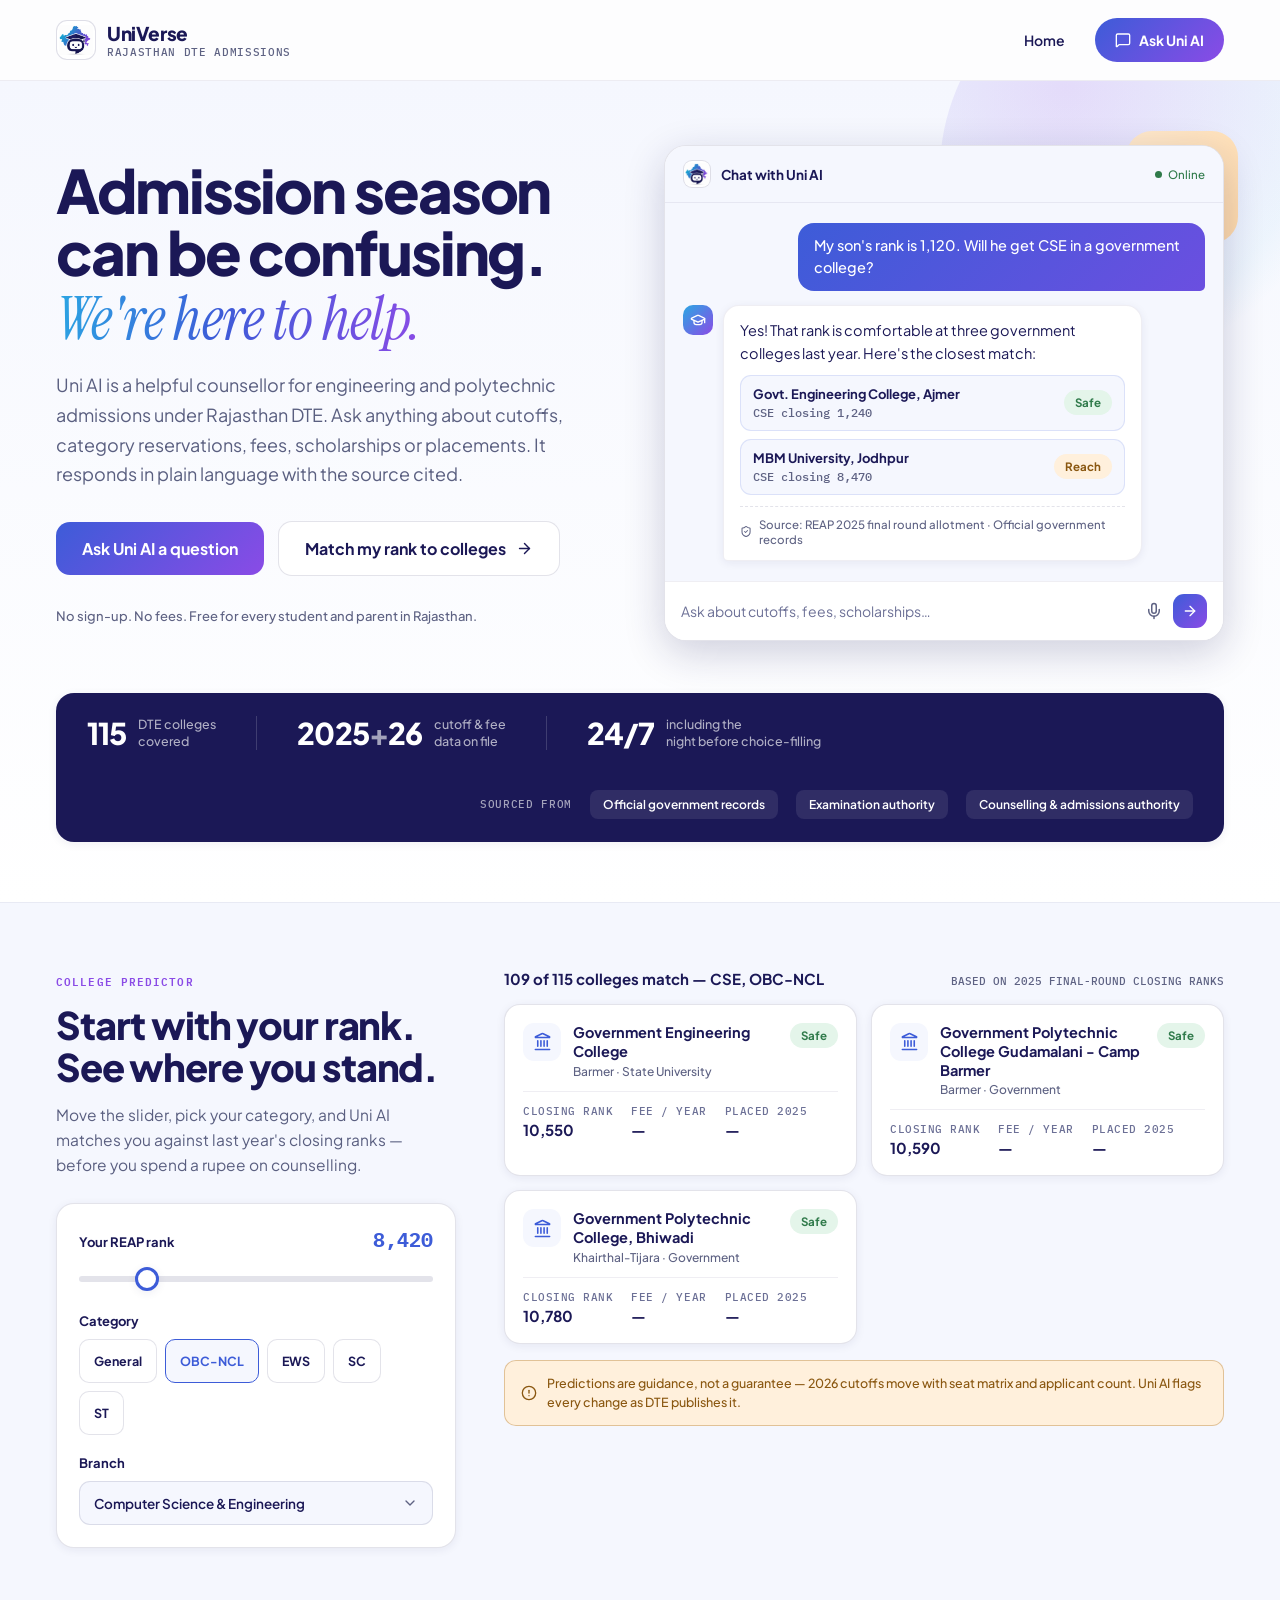
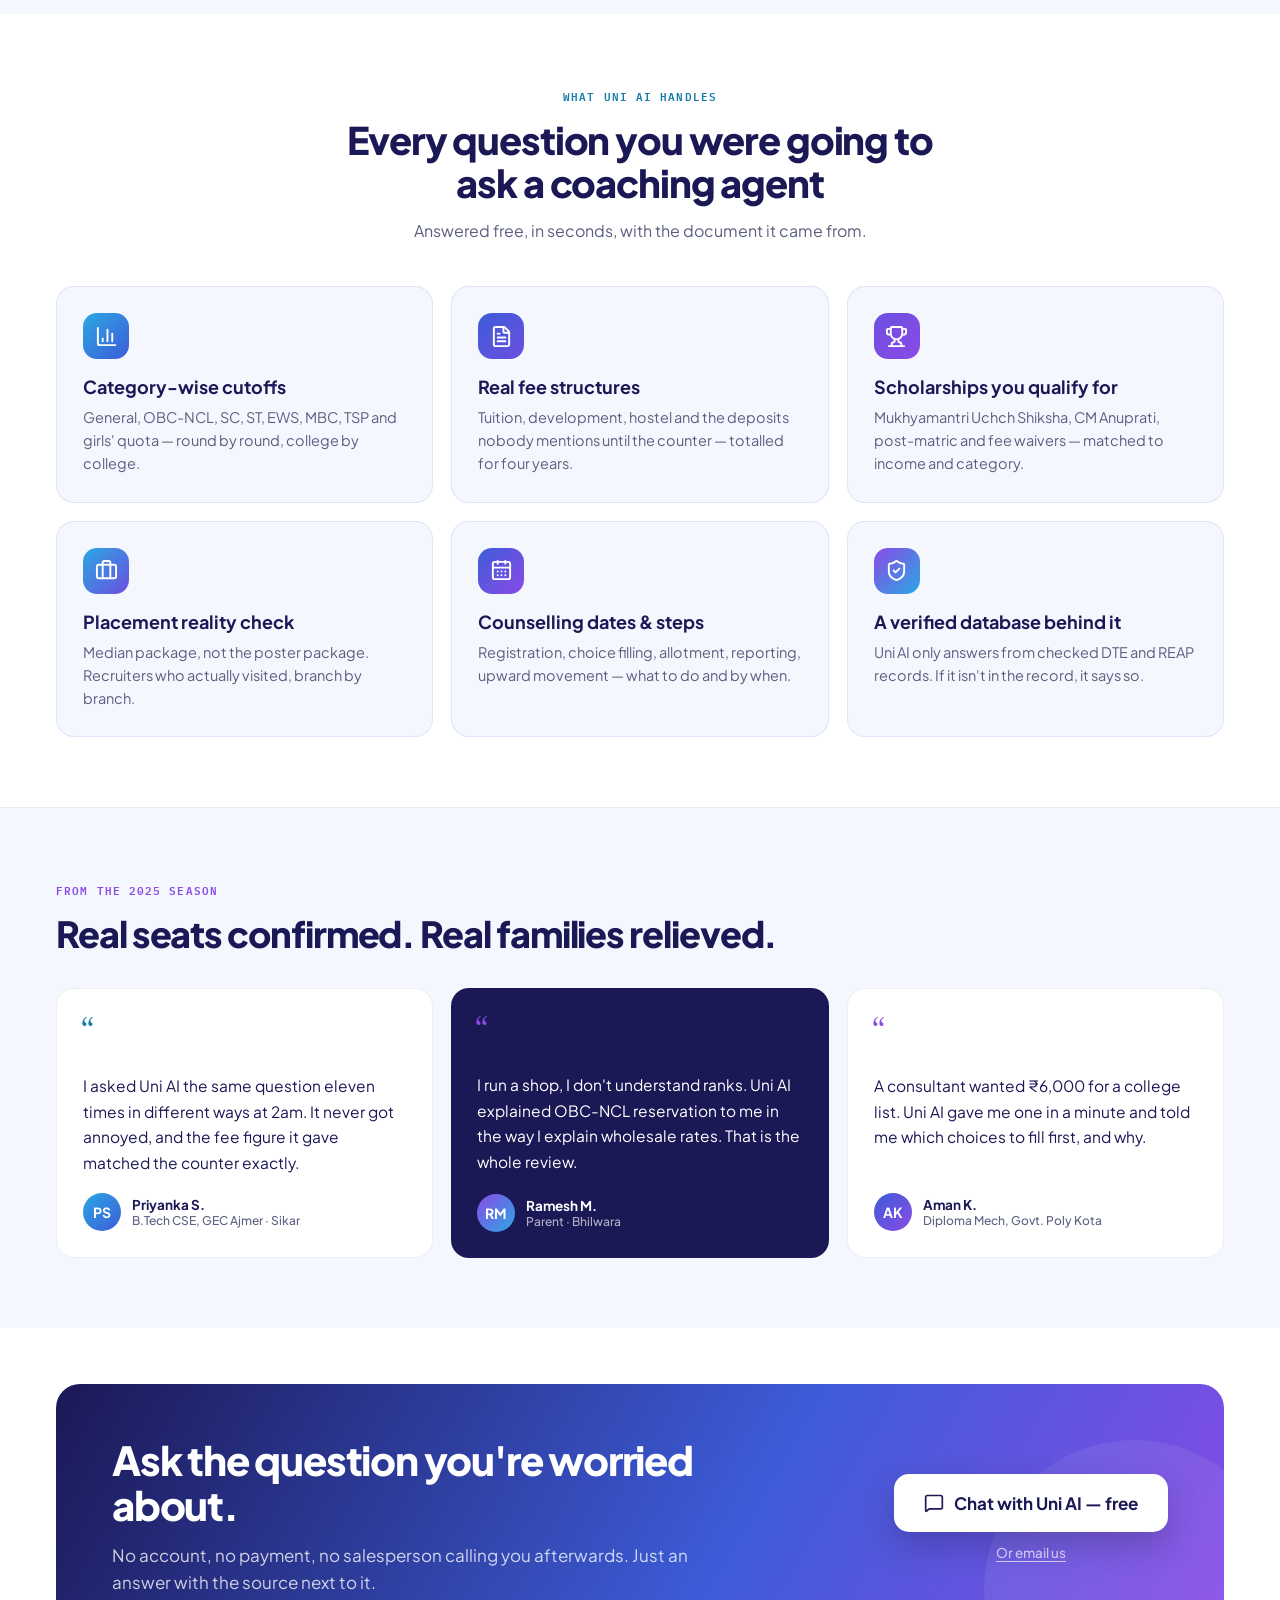
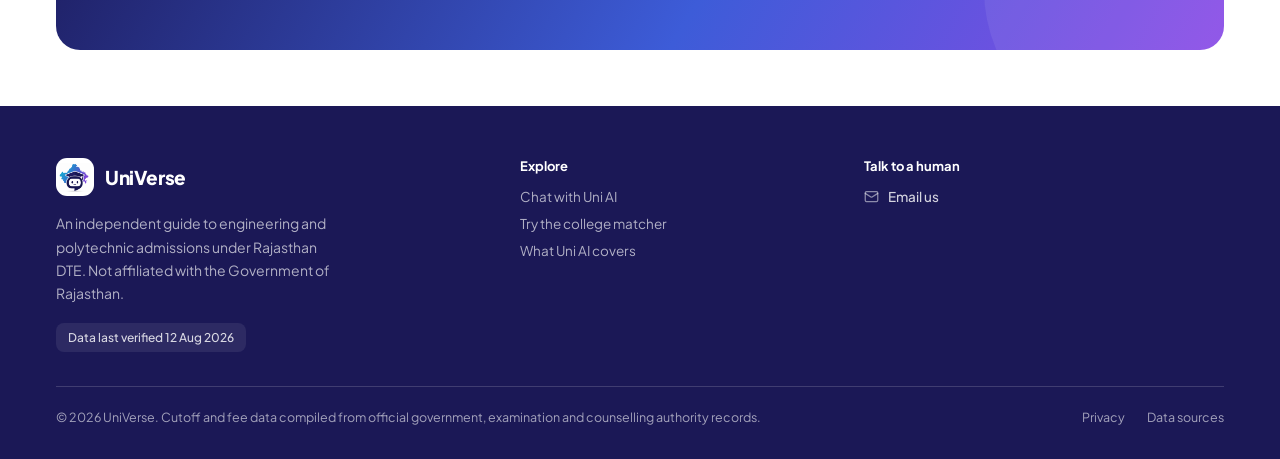
<file: index.html>
<!DOCTYPE html>
<html lang="en">

<head>
  <meta charset="utf-8">
  <meta name="viewport" content="width=device-width, initial-scale=1">
  <title>UniVerse — Rajasthan DTE Admissions, Answered</title>
  <meta name="description" content="Uni AI is a calm, always-awake counsellor for engineering and polytechnic admissions under Rajasthan DTE. Ask about cutoffs, fees, scholarships and placements — in plain language, with the source attached.">
  <link rel="icon" type="image/png" href="assets/img/uni-logo.png">
  <link rel="apple-touch-icon" href="assets/img/uni-logo.png">
  <link rel="preconnect" href="https://fonts.googleapis.com">
  <link rel="preconnect" href="https://fonts.gstatic.com" crossorigin>
  <link href="https://fonts.googleapis.com/css2?family=Plus+Jakarta+Sans:ital,wght@0,400;0,500;0,600;0,700;0,800;1,400&family=Instrument+Serif:ital@0;1&family=IBM+Plex+Mono:wght@400;500&display=swap" rel="stylesheet">
  <link rel="stylesheet" href="assets/css/tokens.css">
  <link rel="stylesheet" href="assets/css/universe.css">
  <link rel="stylesheet" href="assets/css/sources-modal.css">
</head>

<body>

  <header class="site-header">
    <div class="site-header-inner">
      <a href="#top" class="brand">
        <span class="brand-mark"><img src="assets/img/uni-logo.png" alt="UniVerse logo" class="brand-logo"></span>
        <span class="brand-text">
          <span class="brand-name">UniVerse</span>
          <span class="brand-eyebrow">RAJASTHAN DTE ADMISSIONS</span>
        </span>
      </a>
      <nav class="site-nav" aria-label="Primary">
        <a href="#top" class="nav-link nav-link-current">Home</a>
        <a href="chat.html" class="nav-cta">
          <svg width="16" height="16" viewBox="0 0 24 24" fill="none" stroke="currentColor" stroke-width="2" stroke-linecap="round" stroke-linejoin="round" aria-hidden="true" focusable="false"><path d="M22 17a2 2 0 0 1-2 2H6.828a2 2 0 0 0-1.414.586l-2.202 2.202A.71.71 0 0 1 2 21.286V5a2 2 0 0 1 2-2h16a2 2 0 0 1 2 2z"></path></svg>
          Ask Uni AI
        </a>
      </nav>
    </div>
  </header>

  <main id="top">

    <section class="hero">
      <div class="hero-glow" aria-hidden="true"></div>
      <div class="hero-inner">
        <div class="hero-copy">
          <!-- <div class="badge">
            <span class="badge-icon"><svg width="12" height="12" viewBox="0 0 24 24" fill="none" stroke="#fff" stroke-width="2" stroke-linecap="round" stroke-linejoin="round" aria-hidden="true" focusable="false"><path d="M20 6 9 17l-5-5"></path></svg></span>
            <span class="badge-text badge-text-desktop">Answers checked against the official DTE &amp; REAP record</span>
            <span class="badge-text badge-text-mobile">Verified DTE &amp; REAP data</span>
          </div> -->
          <h1 class="hero-h1">Admission season can be confusing.<br><span class="hero-h1-accent">We're here to help.</span></h1>
          <p class="hero-sub hero-sub-desktop">Uni AI is a helpful counsellor for engineering and polytechnic admissions under Rajasthan DTE. Ask anything about cutoffs, category reservations, fees, scholarships or placements. It responds in plain language with the source cited.</p>
          <p class="hero-sub hero-sub-mobile">Cutoffs, fees, scholarships and placements for Rajasthan DTE colleges — answered in plain language, with the source attached.</p>
          <div class="hero-ctas">
            <a href="chat.html" class="btn btn-primary">
              <!-- <svg width="19" height="19" viewBox="0 0 24 24" fill="none" stroke="currentColor" stroke-width="2" stroke-linecap="round" stroke-linejoin="round" aria-hidden="true" focusable="false"><path d="M22 17a2 2 0 0 1-2 2H6.828a2 2 0 0 0-1.414.586l-2.202 2.202A.71.71 0 0 1 2 21.286V5a2 2 0 0 1 2-2h16a2 2 0 0 1 2 2z"></path></svg> -->
              Ask Uni AI a question
            </a>
            <a href="#predictor" class="btn btn-secondary">
              Match my rank to colleges
              <svg width="17" height="17" viewBox="0 0 24 24" fill="none" stroke="currentColor" stroke-width="2" stroke-linecap="round" stroke-linejoin="round" aria-hidden="true" focusable="false"><path d="M5 12h14"></path><path d="m12 5 7 7-7 7"></path></svg>
            </a>
          </div>
          <p class="hero-note">No sign-up. No fees. Free for every student and parent in Rajasthan.</p>

          <div class="hero-mobile-stats">
            <div class="hero-mobile-stat"><span class="hero-mobile-stat-num" id="statCollegeCountMobile">115</span><span class="hero-mobile-stat-label">colleges</span></div>
            <div class="hero-mobile-stat"><span class="hero-mobile-stat-num">2026</span><span class="hero-mobile-stat-label">data on file</span></div>
            <div class="hero-mobile-stat"><span class="hero-mobile-stat-num">24/7</span><span class="hero-mobile-stat-label">free to ask</span></div>
          </div>
        </div>

        <div class="chat-preview">
          <div class="chat-preview-blob" aria-hidden="true"></div>
          <div class="chat-preview-card">
            <div class="chat-preview-head">
              <span class="chat-preview-logo"><img src="assets/img/uni-logo.png" alt=""></span>
              <span class="chat-preview-title">Chat with Uni AI</span>
              <span class="chat-preview-online"><span class="chat-preview-dot"></span>Online</span>
            </div>
            <div class="chat-preview-body">
              <div class="chat-bubble chat-bubble-user">My son's rank is 1,120. Will he get CSE in a government college?</div>
              <div class="chat-bubble-reply-row">
                <span class="chat-bubble-avatar">
                  <svg width="16" height="16" viewBox="0 0 24 24" fill="none" stroke="#fff" stroke-width="2" stroke-linecap="round" stroke-linejoin="round" aria-hidden="true" focusable="false"><path d="M21.42 10.922a1 1 0 0 0-.019-1.838L12.83 5.18a2 2 0 0 0-1.66 0L2.6 9.08a1 1 0 0 0 0 1.832l8.57 3.908a2 2 0 0 0 1.66 0z"></path><path d="M22 10v6"></path><path d="M6 12.5V16a6 3 0 0 0 12 0v-3.5"></path></svg>
                </span>
                <div class="chat-bubble chat-bubble-uni">
                  <p class="chat-bubble-text">Yes! That rank is comfortable at three government colleges last year. Here's the closest match:</p>
                  <div class="chat-result-list">
                    <div class="chat-result-row">
                      <div class="chat-result-info">
                        <div class="chat-result-name">Govt. Engineering College, Ajmer</div>
                        <div class="chat-result-meta">CSE closing 1,240</div>
                      </div>
                      <span class="chip chip-safe">Safe</span>
                    </div>
                    <div class="chat-result-row">
                      <div class="chat-result-info">
                        <div class="chat-result-name">MBM University, Jodhpur</div>
                        <div class="chat-result-meta">CSE closing 8,470</div>
                      </div>
                      <span class="chip chip-reach">Reach</span>
                    </div>
                  </div>
                  <div class="chat-source-line">
                    <svg width="13" height="13" viewBox="0 0 24 24" fill="none" stroke="currentColor" stroke-width="2" stroke-linecap="round" stroke-linejoin="round" aria-hidden="true" focusable="false"><path d="M20 13c0 5-3.5 7.5-7.66 8.95a1 1 0 0 1-.67-.01C7.5 20.5 4 18 4 13V6a1 1 0 0 1 1-1c2 0 4.5-1.2 6.24-2.72a1.17 1.17 0 0 1 1.52 0C14.51 3.81 17 5 19 5a1 1 0 0 1 1 1z"></path><path d="m9 12 2 2 4-4"></path></svg>
                    <span>Source: REAP 2025 final round allotment · Official government records</span>
                  </div>
                </div>
              </div>
            </div>
            <div class="chat-preview-composer">
              <span class="chat-preview-placeholder">Ask about cutoffs, fees, scholarships…</span>
              <svg width="18" height="18" viewBox="0 0 24 24" fill="none" stroke="currentColor" stroke-width="2" stroke-linecap="round" stroke-linejoin="round" aria-hidden="true" focusable="false"><path d="M12 19v3"></path><path d="M19 10v2a7 7 0 0 1-14 0v-2"></path><rect x="9" y="2" width="6" height="13" rx="3"></rect></svg>
              <span class="chat-preview-send"><svg width="16" height="16" viewBox="0 0 24 24" fill="none" stroke="#fff" stroke-width="2" stroke-linecap="round" stroke-linejoin="round" aria-hidden="true" focusable="false"><path d="M5 12h14"></path><path d="m12 5 7 7-7 7"></path></svg></span>
            </div>
          </div>
        </div>
      </div>

      <div class="stats-strip" id="sourced-from">
        <div class="stat"><span class="stat-num" id="statCollegeCount">115</span><span class="stat-label">DTE colleges<br>covered</span></div>
        <div class="stat-divider" aria-hidden="true"></div>
        <div class="stat"><span class="stat-num">2025<span class="stat-plus">+</span>26</span><span class="stat-label">cutoff &amp; fee<br>data on file</span></div>
        <div class="stat-divider" aria-hidden="true"></div>
        <div class="stat"><span class="stat-num">24/7</span><span class="stat-label">including the<br>night before choice-filling</span></div>
        <div class="stat-sources">
          <span class="stat-sources-label">SOURCED FROM</span>
          <a href="#" class="stat-source-chip" data-sources-modal>Official government records</a>
          <a href="#" class="stat-source-chip" data-sources-modal>Examination authority</a>
          <a href="#" class="stat-source-chip" data-sources-modal>Counselling &amp; admissions authority</a>
        </div>
      </div>
    </section>

    <section class="predictor" id="predictor">
      <div class="predictor-inner">
        <div class="predictor-intro">
          <span class="eyebrow eyebrow-purple">COLLEGE PREDICTOR</span>
          <h2 class="h2 predictor-h2-desktop">Start with your rank.<br>See where you stand.</h2>
          <h2 class="h2 predictor-h2-mobile">Start with your rank.</h2>
          <p class="section-sub predictor-sub-desktop">Move the slider, pick your category, and Uni AI matches you against last year's closing ranks — before you spend a rupee on counselling.</p>

          <div class="predictor-card">
            <label class="predictor-rank-label" for="rankSlider">
              <span>Your REAP rank</span>
              <span class="predictor-rank-value" id="rankValue">8,420</span>
            </label>
            <input type="range" id="rankSlider" class="predictor-slider" min="1" max="50000" step="10" value="8420" aria-label="Your REAP rank" aria-valuemin="1" aria-valuemax="50000" aria-valuenow="8420" aria-valuetext="8,420">

            <div class="predictor-field-label">Category</div>
            <div class="chip-group" id="categoryChips" role="group" aria-label="Category"></div>

            <div class="predictor-field-label">Branch</div>
            <select id="branchSelect" class="predictor-select" aria-label="Branch"></select>
          </div>
        </div>

        <div class="predictor-results">
          <div class="predictor-results-head">
            <span class="predictor-headline" id="resultHeadline">Move the slider to see your matches</span>
            <span class="meta predictor-results-tag">BASED ON 2025 FINAL-ROUND CLOSING RANKS</span>
          </div>

          <div class="predictor-cards" id="predictorCardsDesktop"></div>
          <div class="predictor-rows" id="predictorRowsMobile"></div>

          <div class="predictor-disclaimer">
            <svg width="16" height="16" viewBox="0 0 24 24" fill="none" stroke="currentColor" stroke-width="2" stroke-linecap="round" stroke-linejoin="round" aria-hidden="true" focusable="false"><circle cx="12" cy="12" r="10"></circle><line x1="12" x2="12" y1="8" y2="12"></line><line x1="12" x2="12.01" y1="16" y2="16"></line></svg>
            <span>Predictions are guidance, not a guarantee — 2026 cutoffs move with seat matrix and applicant count. Uni AI flags every change as DTE publishes it.</span>
          </div>
        </div>
      </div>
    </section>

    <section class="features" id="features">
      <div class="features-intro">
        <span class="eyebrow eyebrow-blue">WHAT UNI AI HANDLES</span>
        <h2 class="h2 features-h2-desktop">Every question you were going to ask a coaching agent</h2>
        <h2 class="h2 features-h2-mobile">What Uni AI handles</h2>
        <p class="section-sub features-sub">Answered free, in seconds, with the document it came from.</p>
      </div>
      <div class="features-grid">
        <div class="feature-card">
          <div class="feature-icon feature-icon-1"><svg width="23" height="23" viewBox="0 0 24 24" fill="none" stroke="#fff" stroke-width="2" stroke-linecap="round" stroke-linejoin="round" aria-hidden="true" focusable="false"><path d="M3 3v16a2 2 0 0 0 2 2h16"></path><path d="M18 17V9"></path><path d="M13 17V5"></path><path d="M8 17v-3"></path></svg></div>
          <h3 class="feature-title">Category-wise cutoffs</h3>
          <p class="feature-text">General, OBC-NCL, SC, ST, EWS, MBC, TSP and girls' quota — round by round, college by college.</p>
        </div>
        <div class="feature-card">
          <div class="feature-icon feature-icon-2"><svg width="23" height="23" viewBox="0 0 24 24" fill="none" stroke="#fff" stroke-width="2" stroke-linecap="round" stroke-linejoin="round" aria-hidden="true" focusable="false"><path d="M6 22a2 2 0 0 1-2-2V4a2 2 0 0 1 2-2h8a2.4 2.4 0 0 1 1.704.706l3.588 3.588A2.4 2.4 0 0 1 20 8v12a2 2 0 0 1-2 2z"></path><path d="M14 2v5a1 1 0 0 0 1 1h5"></path><path d="M10 9H8"></path><path d="M16 13H8"></path><path d="M16 17H8"></path></svg></div>
          <h3 class="feature-title">Real fee structures</h3>
          <p class="feature-text">Tuition, development, hostel and the deposits nobody mentions until the counter — totalled for four years.</p>
        </div>
        <div class="feature-card">
          <div class="feature-icon feature-icon-3"><svg width="23" height="23" viewBox="0 0 24 24" fill="none" stroke="#fff" stroke-width="2" stroke-linecap="round" stroke-linejoin="round" aria-hidden="true" focusable="false"><path d="M10 14.66V17a1 1 0 0 1-1 1 2 2 0 0 0-2 2v2"></path><path d="M14 14.66V17a1 1 0 0 0 1 1 2 2 0 0 1 2 2v2"></path><path d="M17.916 10H19.5A2.5 2.5 0 0 0 22 7.5V5a1 1 0 0 0-1-1h-3"></path><path d="M4 22h16"></path><path d="M6 9a6 6 0 0 0 12 0V3a1 1 0 0 0-1-1H7a1 1 0 0 0-1 1z"></path><path d="M6.084 10H4.5A2.5 2.5 0 0 1 2 7.5V5a1 1 0 0 1 1-1h3"></path></svg></div>
          <h3 class="feature-title">Scholarships you qualify for</h3>
          <p class="feature-text">Mukhyamantri Uchch Shiksha, CM Anuprati, post-matric and fee waivers — matched to income and category.</p>
        </div>
        <div class="feature-card">
          <div class="feature-icon feature-icon-4"><svg width="23" height="23" viewBox="0 0 24 24" fill="none" stroke="#fff" stroke-width="2" stroke-linecap="round" stroke-linejoin="round" aria-hidden="true" focusable="false"><path d="M16 20V4a2 2 0 0 0-2-2h-4a2 2 0 0 0-2 2v16"></path><rect width="20" height="14" x="2" y="6" rx="2"></rect></svg></div>
          <h3 class="feature-title">Placement reality check</h3>
          <p class="feature-text">Median package, not the poster package. Recruiters who actually visited, branch by branch.</p>
        </div>
        <div class="feature-card">
          <div class="feature-icon feature-icon-5"><svg width="23" height="23" viewBox="0 0 24 24" fill="none" stroke="#fff" stroke-width="2" stroke-linecap="round" stroke-linejoin="round" aria-hidden="true" focusable="false"><path d="M8 2v3"></path><path d="M16 2v3"></path><rect x="3" y="3" width="18" height="18" rx="2"></rect><path d="M3 9h18"></path><path d="M8 13h.01"></path><path d="M12 13h.01"></path><path d="M16 13h.01"></path><path d="M8 17h.01"></path><path d="M12 17h.01"></path><path d="M16 17h.01"></path></svg></div>
          <h3 class="feature-title">Counselling dates &amp; steps</h3>
          <p class="feature-text">Registration, choice filling, allotment, reporting, upward movement — what to do and by when.</p>
        </div>
        <div class="feature-card">
          <div class="feature-icon feature-icon-6"><svg width="23" height="23" viewBox="0 0 24 24" fill="none" stroke="#fff" stroke-width="2" stroke-linecap="round" stroke-linejoin="round" aria-hidden="true" focusable="false"><path d="M20 13c0 5-3.5 7.5-7.66 8.95a1 1 0 0 1-.67-.01C7.5 20.5 4 18 4 13V6a1 1 0 0 1 1-1c2 0 4.5-1.2 6.24-2.72a1.17 1.17 0 0 1 1.52 0C14.51 3.81 17 5 19 5a1 1 0 0 1 1 1z"></path><path d="m9 12 2 2 4-4"></path></svg></div>
          <h3 class="feature-title">A verified database behind it</h3>
          <p class="feature-text">Uni AI only answers from checked DTE and REAP records. If it isn't in the record, it says so.</p>
        </div>
      </div>
    </section>

    <section class="testimonials">
      <div class="testimonials-head">
        <div>
          <span class="eyebrow eyebrow-purple">FROM THE 2025 SEASON</span>
          <h2 class="h2 testimonials-h2">Real seats confirmed. Real families relieved.</h2>
        </div>
      </div>
      <div class="testimonials-grid">
        <div class="testimonial-card">
          <span class="testimonial-quote testimonial-quote-blue">&ldquo;</span>
          <p class="testimonial-text">I asked Uni AI the same question eleven times in different ways at 2am. It never got annoyed, and the fee figure it gave matched the counter exactly.</p>
          <div class="testimonial-person">
            <span class="testimonial-avatar testimonial-avatar-1">PS</span>
            <span>
              <span class="testimonial-name">Priyanka S.</span>
              <span class="testimonial-role">B.Tech CSE, GEC Ajmer · Sikar</span>
            </span>
          </div>
        </div>
        <div class="testimonial-card testimonial-card-dark">
          <span class="testimonial-quote testimonial-quote-purple">&ldquo;</span>
          <p class="testimonial-text testimonial-text-light">I run a shop, I don't understand ranks. Uni AI explained OBC-NCL reservation to me in the way I explain wholesale rates. That is the whole review.</p>
          <div class="testimonial-person">
            <span class="testimonial-avatar testimonial-avatar-2">RM</span>
            <span>
              <span class="testimonial-name testimonial-name-light">Ramesh M.</span>
              <span class="testimonial-role testimonial-role-light">Parent · Bhilwara</span>
            </span>
          </div>
        </div>
        <div class="testimonial-card">
          <span class="testimonial-quote testimonial-quote-purple">&ldquo;</span>
          <p class="testimonial-text">A consultant wanted ₹6,000 for a college list. Uni AI gave me one in a minute and told me which choices to fill first, and why.</p>
          <div class="testimonial-person">
            <span class="testimonial-avatar testimonial-avatar-3">AK</span>
            <span>
              <span class="testimonial-name">Aman K.</span>
              <span class="testimonial-role">Diploma Mech, Govt. Poly Kota</span>
            </span>
          </div>
        </div>
      </div>
    </section>

    <section class="cta-band-wrap">
      <div class="cta-band">
        <div class="cta-band-glow" aria-hidden="true"></div>
        <div class="cta-band-copy">
          <h2 class="h2 cta-band-h2">Ask the question you're worried about.</h2>
          <p class="cta-band-sub">No account, no payment, no salesperson calling you afterwards. Just an answer with the source next to it.</p>
        </div>
        <div class="cta-band-actions">
          <a href="chat.html" class="btn btn-cta">
            <svg width="20" height="20" viewBox="0 0 24 24" fill="none" stroke="currentColor" stroke-width="2" stroke-linecap="round" stroke-linejoin="round" aria-hidden="true" focusable="false"><path d="M22 17a2 2 0 0 1-2 2H6.828a2 2 0 0 0-1.414.586l-2.202 2.202A.71.71 0 0 1 2 21.286V5a2 2 0 0 1 2-2h16a2 2 0 0 1 2 2z"></path></svg>
            Chat with Uni AI — free
          </a>
          <a href="mailto:ammaarbaig2006@gmail.com" class="cta-band-secondary">Or email us</a>
        </div>
      </div>
    </section>

  </main>

  <footer class="site-footer">
    <div class="footer-columns">
      <div class="footer-col footer-col-brand">
        <div class="footer-brand">
          <span class="footer-brand-mark"><img src="assets/img/uni-logo.png" alt="UniVerse logo"></span>
          <span class="footer-brand-name">UniVerse</span>
        </div>
        <p class="footer-brand-text">An independent guide to engineering and polytechnic admissions under Rajasthan DTE. Not affiliated with the Government of Rajasthan.</p>
        <span class="footer-verified">
          <!-- <svg width="13" height="13" viewBox="0 0 24 24" fill="none" stroke="#7BD5A0" stroke-width="2" stroke-linecap="round" stroke-linejoin="round" aria-hidden="true" focusable="false"><path d="M20 6 9 17l-5-5"></path></svg> -->
          Data last verified 12 Aug 2026
        </span>
      </div>
      <div class="footer-col">
        <div class="footer-col-title">Explore</div>
        <div class="footer-links">
          <a href="chat.html">Chat with Uni AI</a>
          <a href="#predictor">Try the college matcher</a>
          <a href="#features">What Uni AI covers</a>
          <!-- <a href="#predictor">Try the college predictor</a> -->
        </div>
      </div>
      <div class="footer-col">
        <div class="footer-col-title">Talk to a human</div>
        <div class="footer-contact">
          <div class="footer-contact-row">
            <svg width="15" height="15" viewBox="0 0 24 24" fill="none" stroke="rgba(255,255,255,.5)" stroke-width="2" stroke-linecap="round" stroke-linejoin="round" aria-hidden="true" focusable="false"><path d="m22 7-8.991 5.727a2 2 0 0 1-2.009 0L2 7"></path><rect x="2" y="4" width="20" height="16" rx="2"></rect></svg>
            <a href="mailto:ammaarbaig2006@gmail.com">Email us</a>
          </div>
        </div>
      </div>
    </div>
    <div class="footer-bottom">
      <span>© 2026 UniVerse. Cutoff and fee data compiled from official government, examination and counselling authority records.</span>
      <div class="footer-legal">
        <a href="privacy.html">Privacy</a>
        <a href="#" data-sources-modal>Data sources</a>
      </div>
    </div>
  </footer>

  <a href="chat.html" class="mobile-cta-bar">
    <svg width="18" height="18" viewBox="0 0 24 24" fill="none" stroke="currentColor" stroke-width="2" stroke-linecap="round" stroke-linejoin="round" aria-hidden="true" focusable="false"><path d="M22 17a2 2 0 0 1-2 2H6.828a2 2 0 0 0-1.414.586l-2.202 2.202A.71.71 0 0 1 2 21.286V5a2 2 0 0 1 2-2h16a2 2 0 0 1 2 2z"></path></svg>
    Ask Uni AI
  </a>

  <script src="assets/js/data.js"></script>
  <script src="assets/js/icons.js"></script>
  <script src="assets/js/predictor.js"></script>
  <script src="assets/js/predictor-ui.js"></script>
  <script src="assets/js/sources-modal.js"></script>
</body>
</html>
</file>
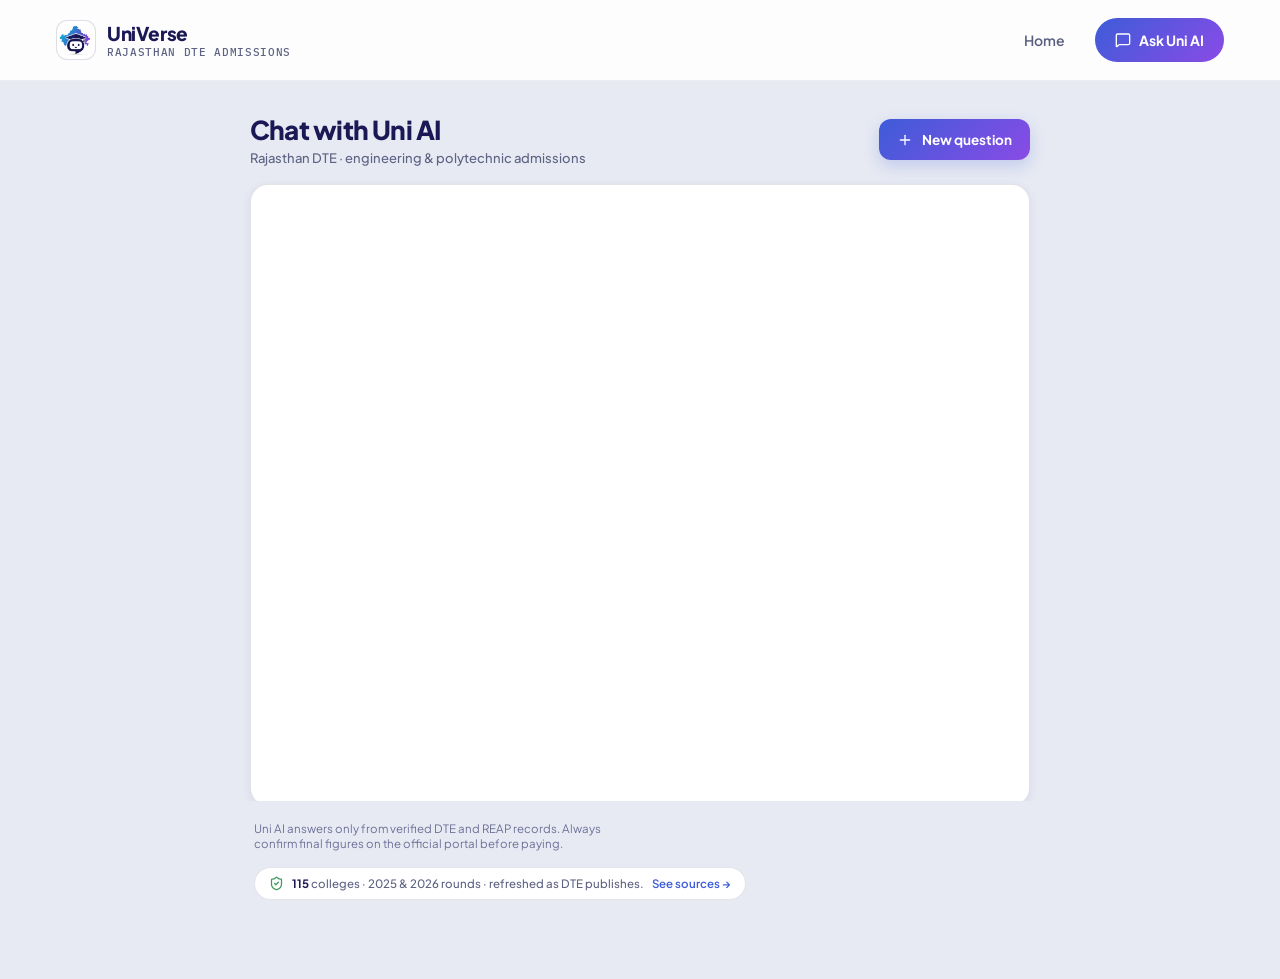
<file: chat.html>
<!DOCTYPE html>
<html lang="en">
<head>
<meta charset="UTF-8">
<meta name="viewport" content="width=device-width, initial-scale=1.0">
<title>Chat with Uni AI — UniVerse</title>
<meta name="description" content="Ask Uni AI about Rajasthan DTE engineering and polytechnic admissions — cutoffs, fees, scholarships and placements, sourced from verified records.">
<link rel="icon" type="image/png" href="assets/img/uni-logo.png">
<link rel="apple-touch-icon" href="assets/img/uni-logo.png">
<link rel="preconnect" href="https://fonts.googleapis.com">
<link rel="preconnect" href="https://fonts.gstatic.com" crossorigin>
<link href="https://fonts.googleapis.com/css2?family=Plus+Jakarta+Sans:ital,wght@0,400;0,500;0,600;0,700;0,800;1,400&family=Instrument+Serif:ital@0;1&family=IBM+Plex+Mono:wght@400;500&display=swap" rel="stylesheet">
<link rel="stylesheet" href="assets/css/tokens.css">
<link rel="stylesheet" href="assets/css/universe.css">
<link rel="stylesheet" href="assets/css/chat.css">
<link rel="stylesheet" href="assets/css/sources-modal.css">
<!-- Zapier chatbot embed (Task 1). NOTE: loaded from a CDN, so chat.html must be
     served over http(s) — it will not initialise when the page is opened via
     file://. index.html and privacy.html do not depend on this and are unaffected. -->
<script async type="module" src="https://interfaces.zapier.com/assets/web-components/zapier-interfaces/zapier-interfaces.esm.js"></script>
</head>
<body>

  <header class="site-header">
    <div class="site-header-inner">
      <a href="index.html" class="brand">
        <span class="brand-mark"><img src="assets/img/uni-logo.png" alt="UniVerse logo" class="brand-logo"></span>
        <span class="brand-text">
          <span class="brand-name">UniVerse</span>
          <span class="brand-eyebrow">RAJASTHAN DTE ADMISSIONS</span>
        </span>
      </a>
      <nav class="site-nav" aria-label="Primary">
        <a href="index.html" class="nav-link">Home</a>
        <a href="chat.html" class="nav-cta nav-link-current">
          <svg width="16" height="16" viewBox="0 0 24 24" fill="none" stroke="currentColor" stroke-width="2" stroke-linecap="round" stroke-linejoin="round" aria-hidden="true" focusable="false"><path d="M22 17a2 2 0 0 1-2 2H6.828a2 2 0 0 0-1.414.586l-2.202 2.202A.71.71 0 0 1 2 21.286V5a2 2 0 0 1 2-2h16a2 2 0 0 1 2 2z"></path></svg>
          Ask Uni AI
        </a>
      </nav>
    </div>
  </header>

  <main class="chat-shell">

    <div class="chat-toolbar">
      <div class="chat-toolbar__id">
        <h1>Chat with Uni AI</h1>
        <p class="chat-toolbar__subtitle">Rajasthan DTE · engineering &amp; polytechnic admissions</p>
      </div>
      <button type="button" class="new-question-btn" id="newQuestionBtn">
        <svg width="16" height="16" viewBox="0 0 24 24" fill="none" stroke="currentColor" stroke-width="2" stroke-linecap="round" stroke-linejoin="round" aria-hidden="true" focusable="false"><path d="M5 12h14"></path><path d="M12 5v14"></path></svg>
        New question
      </button>
    </div>

    <!-- Zapier embed (Task 1) — the default chat experience. Hidden only when
        ?chat=local is present (see assets/js/chat-ui.js). Height/width attributes
        are demo values from the supplied snippet; both the attributes and the
        CSS in assets/css/chat.css override them to fill this column. -->
    <div class="chat-embed-frame" id="chatEmbedFrame">
      <zapier-interfaces-chatbot-embed
        is-popup="false"
        chatbot-id="cmssq12dm000nin6vyq3gnuyd"
        height="600px"
        width="100%"></zapier-interfaces-chatbot-embed>
    </div>

    <!-- Local chat (Task 2) — manual fallback only, reachable via ?chat=local.
        Stays in the document source at all times (PRD S-12, S-18, S-19); JS
        toggles visibility, it never removes this markup. -->
    <!-- <div class="chat-body local-chat-only" id="transcriptScroller">

      <div class="starters">
        <div class="starters__group">
          <span class="starters__eyebrow">POPULAR RIGHT NOW</span>
          <div class="starters__row" id="popularRow"></div>
        </div>
        <div class="starters__group">
          <span class="starters__eyebrow">BROWSE BY TOPIC</span>
          <div class="starters__row" id="topicsRow"></div>
        </div>
      </div>

      <div class="transcript" id="transcript" role="log" aria-live="polite" aria-label="Chat with Uni AI transcript">

        <div class="msg msg--user">My son's REAP rank is 8,420, category OBC-NCL, we live in Kota. Which government colleges can he realistically get for CSE, and what will it cost us for four years?</div>

        <div class="msg-row">
          <div class="msg-avatar"><svg width="20" height="20" viewBox="0 0 24 24" fill="none" stroke="#fff" stroke-width="2" stroke-linecap="round" stroke-linejoin="round" aria-hidden="true" focusable="false"><path d="M21.42 10.922a1 1 0 0 0-.019-1.838L12.83 5.18a2 2 0 0 0-1.66 0L2.6 9.08a1 1 0 0 0 0 1.832l8.57 3.908a2 2 0 0 0 1.66 0z"></path><path d="M22 10v6"></path><path d="M6 12.5V16a6 3 0 0 0 12 0v-3.5"></path></svg></div>
          <div class="msg msg--uni">
            <p class="msg__text">Good news — <strong>8,420</strong> in <strong>OBC-NCL</strong> is a workable rank for CSE this year. Three government colleges closed above that rank in 2025, so he has real options rather than one desperate choice. Here they are, safest first:</p>

            <div class="college-list">
              <div class="college-card">
                <div class="college-card__icon"><svg width="20" height="20" viewBox="0 0 24 24" fill="none" stroke="#3D5CD8" stroke-width="2" stroke-linecap="round" stroke-linejoin="round" aria-hidden="true" focusable="false"><path d="M10 18v-7"></path><path d="M11.119 2.205a2 2 0 0 1 1.762 0l7.84 3.846A.5.5 0 0 1 20.5 7h-17a.5.5 0 0 1-.22-.949z"></path><path d="M14 18v-7"></path><path d="M18 18v-7"></path><path d="M3 22h18"></path><path d="M6 18v-7"></path></svg></div>
                <div class="college-card__info">
                  <div class="college-card__name-row">
                    <div class="college-card__name">Government Engineering College, Ajmer</div>
                    <span class="chip chip--compact chip--safe">Safe</span>
                  </div>
                  <div class="college-card__subtitle">CSE · 120 seats · 135 km from Kota</div>
                  <div class="college-card__compact-meta">Close 11,240 · ₹2.9 L / 4 yrs</div>
                </div>
                <div class="college-card__stat">
                  <div class="college-card__stat-label">OBC-NCL CLOSE</div>
                  <div class="college-card__stat-value">11,240</div>
                </div>
                <div class="college-card__stat">
                  <div class="college-card__stat-label">4-YR TOTAL</div>
                  <div class="college-card__stat-value">₹2.9 L</div>
                </div>
                <span class="chip chip--full chip--safe">Safe</span>
              </div>

              <div class="college-card">
                <div class="college-card__icon"><svg width="20" height="20" viewBox="0 0 24 24" fill="none" stroke="#3D5CD8" stroke-width="2" stroke-linecap="round" stroke-linejoin="round" aria-hidden="true" focusable="false"><path d="M10 18v-7"></path><path d="M11.119 2.205a2 2 0 0 1 1.762 0l7.84 3.846A.5.5 0 0 1 20.5 7h-17a.5.5 0 0 1-.22-.949z"></path><path d="M14 18v-7"></path><path d="M18 18v-7"></path><path d="M3 22h18"></path><path d="M6 18v-7"></path></svg></div>
                <div class="college-card__info">
                  <div class="college-card__name-row">
                    <div class="college-card__name">University College of Engineering, RTU Kota</div>
                    <span class="chip chip--compact chip--likely">Likely</span>
                  </div>
                  <div class="college-card__subtitle">CSE · 90 seats · in your city, no hostel cost</div>
                  <div class="college-card__compact-meta">Close 9,860 · ₹3.4 L / 4 yrs</div>
                </div>
                <div class="college-card__stat">
                  <div class="college-card__stat-label">OBC-NCL CLOSE</div>
                  <div class="college-card__stat-value">9,860</div>
                </div>
                <div class="college-card__stat">
                  <div class="college-card__stat-label">4-YR TOTAL</div>
                  <div class="college-card__stat-value">₹3.4 L</div>
                </div>
                <span class="chip chip--full chip--likely">Likely</span>
              </div>

              <div class="college-card">
                <div class="college-card__icon"><svg width="20" height="20" viewBox="0 0 24 24" fill="none" stroke="#3D5CD8" stroke-width="2" stroke-linecap="round" stroke-linejoin="round" aria-hidden="true" focusable="false"><path d="M10 18v-7"></path><path d="M11.119 2.205a2 2 0 0 1 1.762 0l7.84 3.846A.5.5 0 0 1 20.5 7h-17a.5.5 0 0 1-.22-.949z"></path><path d="M14 18v-7"></path><path d="M18 18v-7"></path><path d="M3 22h18"></path><path d="M6 18v-7"></path></svg></div>
                <div class="college-card__info">
                  <div class="college-card__name-row">
                    <div class="college-card__name">MBM University, Jodhpur</div>
                    <span class="chip chip--compact chip--reach">Reach</span>
                  </div>
                  <div class="college-card__subtitle">CSE · 180 seats · strongest placements of the three</div>
                  <div class="college-card__compact-meta">Close 8,470 · ₹4.1 L / 4 yrs</div>
                </div>
                <div class="college-card__stat">
                  <div class="college-card__stat-label">OBC-NCL CLOSE</div>
                  <div class="college-card__stat-value">8,470</div>
                </div>
                <div class="college-card__stat">
                  <div class="college-card__stat-label">4-YR TOTAL</div>
                  <div class="college-card__stat-value">₹4.1 L</div>
                </div>
                <span class="chip chip--full chip--reach">Reach</span>
              </div>
            </div>

            <p class="msg__text">On cost: the four-year totals above include tuition, development and exam fees at government rates. If your family income is under ₹8 lakh, he is eligible for the <strong>Mukhyamantri Uchch Shiksha Chhatravritti</strong>, which would bring Ajmer down to roughly ₹1.2 L over four years. I can walk you through that form next.</p>

            <div class="sources">
              <span class="sources__icon"><svg width="16" height="16" viewBox="0 0 24 24" fill="none" stroke="#5A5F80" stroke-width="2" stroke-linecap="round" stroke-linejoin="round" aria-hidden="true" focusable="false"><path d="M20 13c0 5-3.5 7.5-7.66 8.95a1 1 0 0 1-.67-.01C7.5 20.5 4 18 4 13V6a1 1 0 0 1 1-1c2 0 4.5-1.2 6.24-2.72a1.17 1.17 0 0 1 1.52 0C14.51 3.81 17 5 19 5a1 1 0 0 1 1 1z"></path><path d="m9 12 2 2 4-4"></path></svg></span>
              <span class="sources__label">Sources</span>
              <span class="sources__chip">REAP 2025 final allotment</span>
              <span class="sources__chip">hte.rajasthan.gov.in fee notification</span>
              <span class="sources__chip">reap2026.in college list</span>
              <span class="sources__checked">CHECKED 12 AUG 2026</span>
            </div>

            <div class="action-row">
              <a class="action-row__btn action-row__whatsapp" target="_blank" rel="noopener" href="https://wa.me/?text=Good%20news%20%E2%80%94%208%2C420%20in%20OBC-NCL%20is%20a%20workable%20rank%20for%20CSE%20this%20year.%20Three%20government%20colleges%20closed%20above%20that%20rank%20in%202025%2C%20so%20he%20has%20real%20options%20rather%20than%20one%20desperate%20choice.%20Here%20they%20are%2C%20safest%20first%3A%0A%0A1.%20Government%20Engineering%20College%2C%20Ajmer%20%E2%80%94%20CSE%20%C2%B7%20120%20seats%20%C2%B7%20135%20km%20from%20Kota%20%E2%80%94%20OBC-NCL%20close%2011%2C240%20%C2%B7%204-yr%20total%20%E2%82%B92.9%20L%20%C2%B7%20Safe%0A2.%20University%20College%20of%20Engineering%2C%20RTU%20Kota%20%E2%80%94%20CSE%20%C2%B7%2090%20seats%20%C2%B7%20in%20your%20city%2C%20no%20hostel%20cost%20%E2%80%94%20OBC-NCL%20close%209%2C860%20%C2%B7%204-yr%20total%20%E2%82%B93.4%20L%20%C2%B7%20Likely%0A3.%20MBM%20University%2C%20Jodhpur%20%E2%80%94%20CSE%20%C2%B7%20180%20seats%20%C2%B7%20strongest%20placements%20of%20the%20three%20%E2%80%94%20OBC-NCL%20close%208%2C470%20%C2%B7%204-yr%20total%20%E2%82%B94.1%20L%20%C2%B7%20Reach%0A%0AOn%20cost%3A%20the%20four-year%20totals%20above%20include%20tuition%2C%20development%20and%20exam%20fees%20at%20government%20rates.%20If%20your%20family%20income%20is%20under%20%E2%82%B98%20lakh%2C%20he%20is%20eligible%20for%20the%20Mukhyamantri%20Uchch%20Shiksha%20Chhatravritti%2C%20which%20would%20bring%20Ajmer%20down%20to%20roughly%20%E2%82%B91.2%20L%20over%20four%20years.%20I%20can%20walk%20you%20through%20that%20form%20next.">
                <svg width="14" height="14" viewBox="0 0 24 24" fill="none" stroke="currentColor" stroke-width="2" stroke-linecap="round" stroke-linejoin="round" aria-hidden="true" focusable="false"><path d="M2.992 16.342a2 2 0 0 1 .094 1.167l-1.065 3.29a1 1 0 0 0 1.236 1.168l3.413-.998a2 2 0 0 1 1.099.092 10 10 0 1 0-4.777-4.719"></path></svg>
                Share on WhatsApp
              </a>
              <button type="button" class="action-row__btn action-row__pdf">
                <svg width="14" height="14" viewBox="0 0 24 24" fill="none" stroke="currentColor" stroke-width="2" stroke-linecap="round" stroke-linejoin="round" aria-hidden="true" focusable="false"><path d="M12 15V3"></path><path d="M21 15v4a2 2 0 0 1-2 2H5a2 2 0 0 1-2-2v-4"></path><path d="m7 10 5 5 5-5"></path></svg>
                Download as PDF
              </button>
            </div>
          </div>
        </div>

        <div class="suggestions">
          <button type="button" class="suggestion-chip">Explain the scholarship form</button>
          <button type="button" class="suggestion-chip">Compare Ajmer vs RTU Kota placements</button>
          <button type="button" class="suggestion-chip">What order should he fill choices in?</button>
        </div>

      </div>
    </div> -->

    <div class="composer">
      <div class="composer__box local-chat-only" id="composerBox">
        <textarea id="composerInput" class="composer__input" rows="1"
          aria-label="Ask Uni AI a question"
          placeholder="Ask about cutoffs, fees, scholarships, placements…"></textarea>
        <button type="button" class="composer__mic" aria-label="Speak your question" tabindex="-1">
          <svg width="15" height="15" viewBox="0 0 24 24" fill="none" stroke="currentColor" stroke-width="2" stroke-linecap="round" stroke-linejoin="round" aria-hidden="true" focusable="false"><path d="M12 19v3"></path><path d="M19 10v2a7 7 0 0 1-14 0v-2"></path><rect x="9" y="2" width="6" height="13" rx="3"></rect></svg>
          Speak
        </button>
        <button type="button" class="composer__send" id="sendBtn" aria-label="Send message" disabled>
          <svg width="18" height="18" viewBox="0 0 24 24" fill="none" stroke="#fff" stroke-width="2" stroke-linecap="round" stroke-linejoin="round" aria-hidden="true" focusable="false"><path d="M5 12h14"></path><path d="m12 5 7 7-7 7"></path></svg>
        </button>
      </div>
      <div class="composer__footer">
        <p class="composer__note">Uni AI answers only from verified DTE and REAP records. Always confirm final figures on the official portal before paying.</p>
        <div class="verified-strip">
          <svg width="15" height="15" viewBox="0 0 24 24" fill="none" stroke="#3F9B5C" stroke-width="2" stroke-linecap="round" stroke-linejoin="round" aria-hidden="true" focusable="false"><path d="M20 13c0 5-3.5 7.5-7.66 8.95a1 1 0 0 1-.67-.01C7.5 20.5 4 18 4 13V6a1 1 0 0 1 1-1c2 0 4.5-1.2 6.24-2.72a1.17 1.17 0 0 1 1.52 0C14.51 3.81 17 5 19 5a1 1 0 0 1 1 1z"></path><path d="m9 12 2 2 4-4"></path></svg>
          <span><strong id="verifiedCount">115</strong> colleges · 2025 &amp; 2026 rounds · refreshed as DTE publishes.</span>
          <a href="#" data-sources-modal>See sources →</a>
        </div>
      </div>
    </div>

  </main>

  <script src="assets/js/data.js"></script>
  <script src="assets/js/icons.js"></script>
  <script src="assets/js/predictor.js"></script>
  <script src="assets/js/chat-provider.js"></script>
  <script src="assets/js/chat-ui.js"></script>
  <script src="assets/js/sources-modal.js"></script>
</body>
</html>
</file>
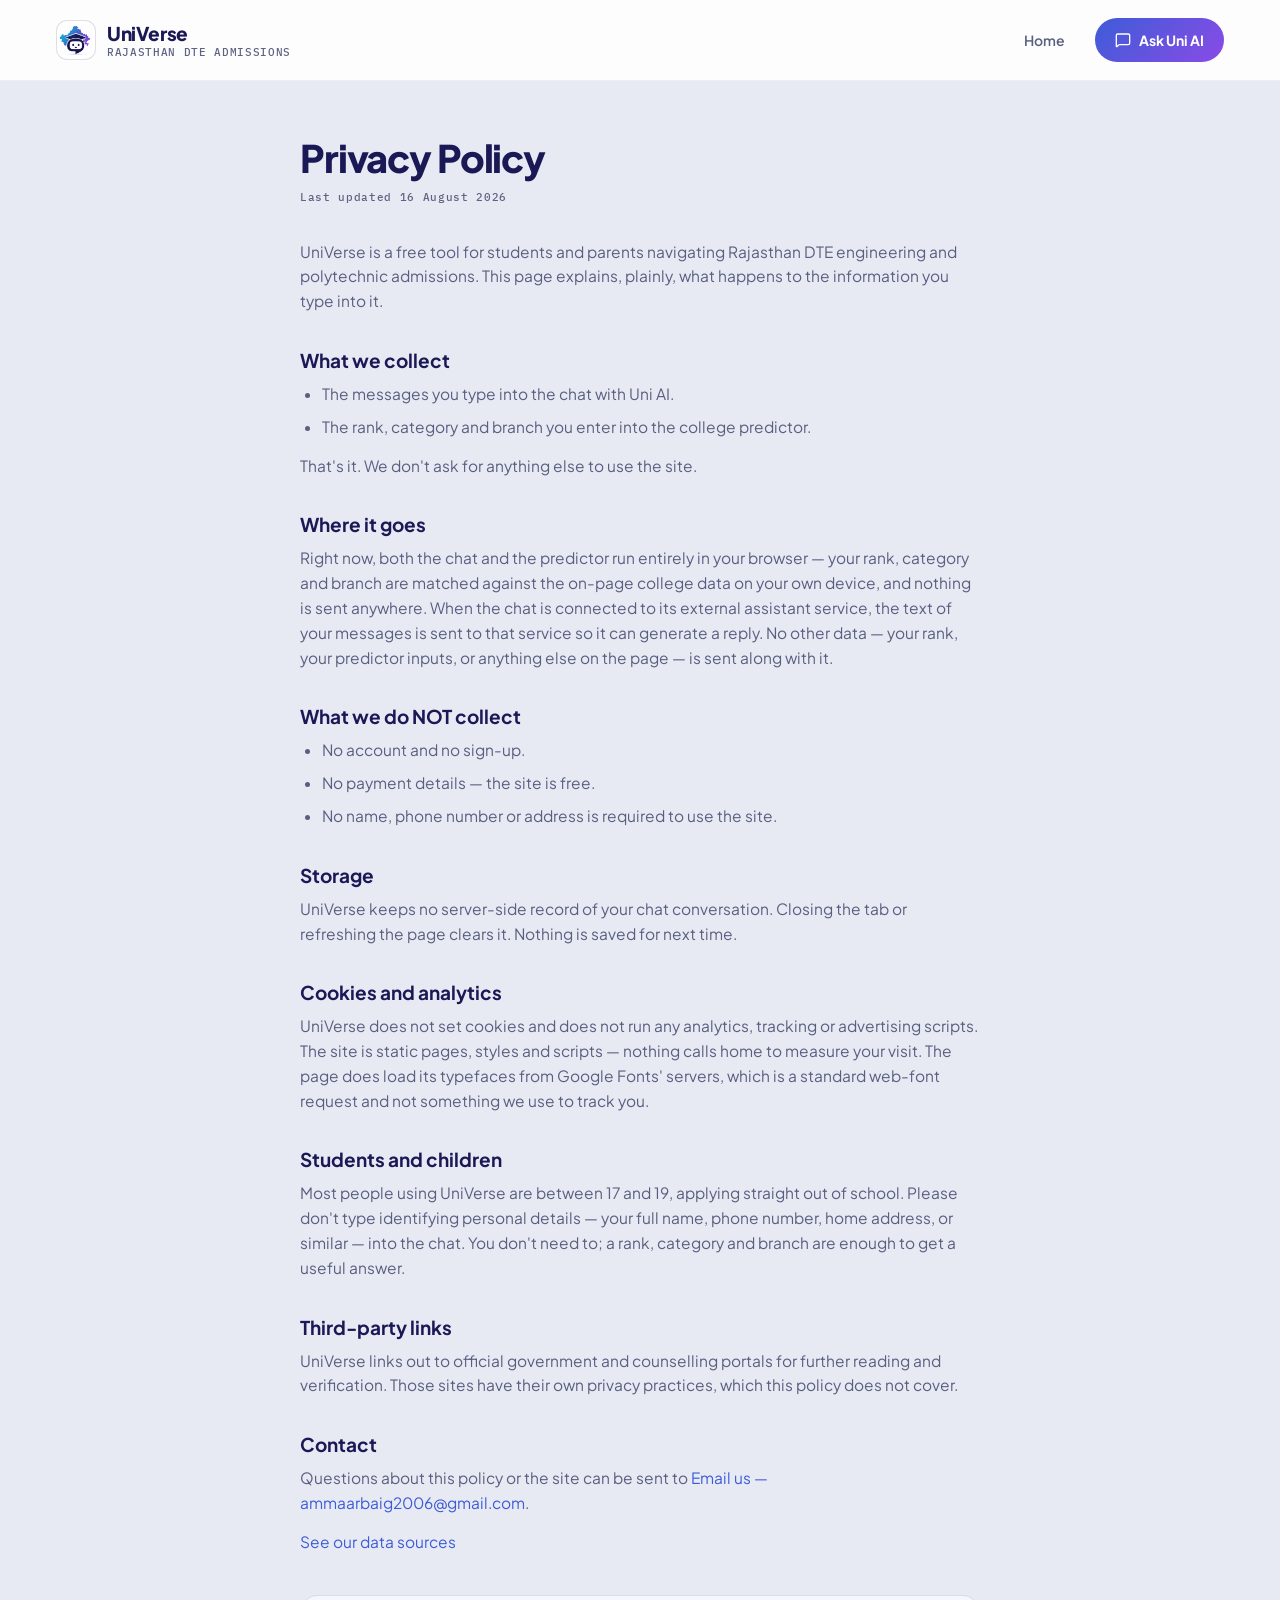
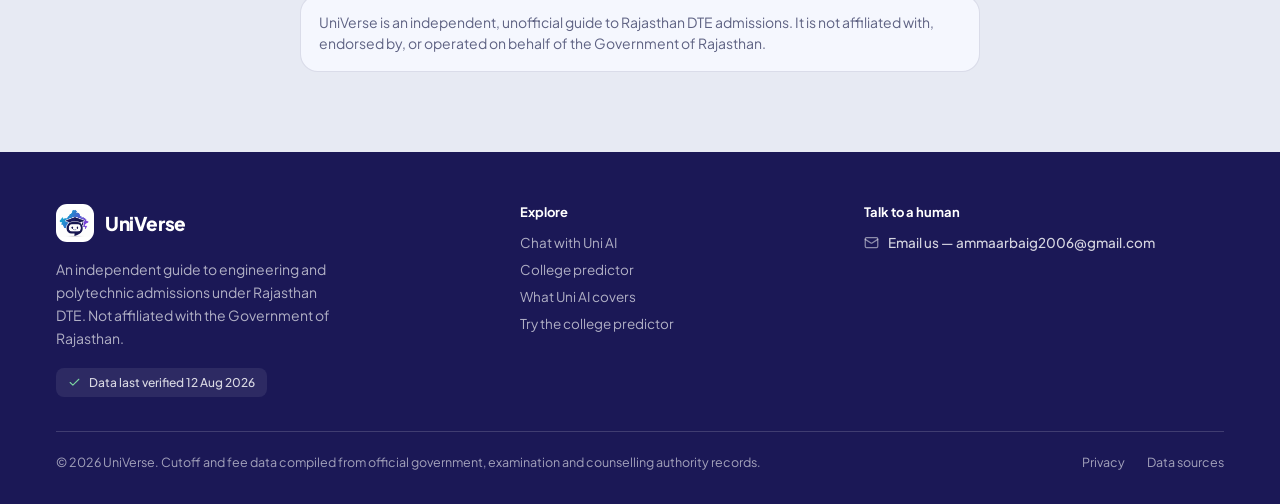
<file: privacy.html>
<!DOCTYPE html>
<html lang="en">
<head>
<meta charset="utf-8">
<meta name="viewport" content="width=device-width, initial-scale=1">
<title>Privacy Policy — UniVerse</title>
<meta name="description" content="How UniVerse handles the chat messages and predictor inputs you enter — in plain language.">
<link rel="icon" type="image/png" href="assets/img/uni-logo.png">
<link rel="apple-touch-icon" href="assets/img/uni-logo.png">
<link rel="preconnect" href="https://fonts.googleapis.com">
<link rel="preconnect" href="https://fonts.gstatic.com" crossorigin>
<link href="https://fonts.googleapis.com/css2?family=Plus+Jakarta+Sans:ital,wght@0,400;0,500;0,600;0,700;0,800;1,400&family=Instrument+Serif:ital@0;1&family=IBM+Plex+Mono:wght@400;500&display=swap" rel="stylesheet">
<link rel="stylesheet" href="assets/css/tokens.css">
<link rel="stylesheet" href="assets/css/universe.css">
<link rel="stylesheet" href="assets/css/sources-modal.css">
<style>
  .legal-main { max-width: 720px; margin: 0 auto; padding: 56px var(--gutter-mobile) 80px; }
  .legal-main h1 { font: var(--h2); color: var(--ink); margin: 0 0 10px; letter-spacing: var(--tracking-snug); }
  .legal-updated { font: var(--meta); color: var(--muted); letter-spacing: var(--tracking-wide); display: block; margin-bottom: 36px; }
  .legal-main h2 { font: 700 19px var(--font-sans); color: var(--ink); margin: 34px 0 10px; }
  .legal-main p, .legal-main li { font: var(--body-text); color: var(--body); }
  .legal-main p { margin: 0 0 14px; }
  .legal-main ul { margin: 0 0 14px; padding-left: 22px; }
  .legal-main li { margin-bottom: 8px; }
  .legal-main a { color: var(--blue); }
  .legal-note { margin-top: 40px; padding: 16px 18px; background: var(--surface-alt); border: 1px solid var(--border); border-radius: var(--r-card); font: var(--body-sm); color: var(--muted); }
  @media (max-width: 767px) {
    .legal-main { padding: 40px var(--gutter-mobile) 60px; }
  }
</style>
</head>
<body>

<header class="site-header">
  <div class="site-header-inner">
    <a href="index.html" class="brand">
      <span class="brand-mark"><img src="assets/img/uni-logo.png" alt="UniVerse logo" class="brand-logo"></span>
      <span class="brand-text">
        <span class="brand-name">UniVerse</span>
        <span class="brand-eyebrow">RAJASTHAN DTE ADMISSIONS</span>
      </span>
    </a>
    <nav class="site-nav" aria-label="Primary">
      <a href="index.html" class="nav-link">Home</a>
      <a href="chat.html" class="nav-cta">
        <svg width="16" height="16" viewBox="0 0 24 24" fill="none" stroke="currentColor" stroke-width="2" stroke-linecap="round" stroke-linejoin="round" aria-hidden="true" focusable="false"><path d="M22 17a2 2 0 0 1-2 2H6.828a2 2 0 0 0-1.414.586l-2.202 2.202A.71.71 0 0 1 2 21.286V5a2 2 0 0 1 2-2h16a2 2 0 0 1 2 2z"></path></svg>
        Ask Uni AI
      </a>
    </nav>
  </div>
</header>

<main>
  <div class="legal-main">
    <h1>Privacy Policy</h1>
    <span class="legal-updated">Last updated 16 August 2026</span>

    <p>UniVerse is a free tool for students and parents navigating Rajasthan DTE engineering and polytechnic admissions. This page explains, plainly, what happens to the information you type into it.</p>

    <h2>What we collect</h2>
    <ul>
      <li>The messages you type into the chat with Uni AI.</li>
      <li>The rank, category and branch you enter into the college predictor.</li>
    </ul>
    <p>That's it. We don't ask for anything else to use the site.</p>

    <h2>Where it goes</h2>
    <p>Right now, both the chat and the predictor run entirely in your browser — your rank, category and branch are matched against the on-page college data on your own device, and nothing is sent anywhere. When the chat is connected to its external assistant service, the text of your messages is sent to that service so it can generate a reply. No other data — your rank, your predictor inputs, or anything else on the page — is sent along with it.</p>

    <h2>What we do NOT collect</h2>
    <ul>
      <li>No account and no sign-up.</li>
      <li>No payment details — the site is free.</li>
      <li>No name, phone number or address is required to use the site.</li>
    </ul>

    <h2>Storage</h2>
    <p>UniVerse keeps no server-side record of your chat conversation. Closing the tab or refreshing the page clears it. Nothing is saved for next time.</p>

    <h2>Cookies and analytics</h2>
    <p>UniVerse does not set cookies and does not run any analytics, tracking or advertising scripts. The site is static pages, styles and scripts — nothing calls home to measure your visit. The page does load its typefaces from Google Fonts' servers, which is a standard web-font request and not something we use to track you.</p>

    <h2>Students and children</h2>
    <p>Most people using UniVerse are between 17 and 19, applying straight out of school. Please don't type identifying personal details — your full name, phone number, home address, or similar — into the chat. You don't need to; a rank, category and branch are enough to get a useful answer.</p>

    <h2>Third-party links</h2>
    <p>UniVerse links out to official government and counselling portals for further reading and verification. Those sites have their own privacy practices, which this policy does not cover.</p>

    <h2>Contact</h2>
    <p>Questions about this policy or the site can be sent to <a href="mailto:ammaarbaig2006@gmail.com">Email us — ammaarbaig2006@gmail.com</a>.</p>
    <p><a href="#" data-sources-modal>See our data sources</a></p>

    <div class="legal-note">
      UniVerse is an independent, unofficial guide to Rajasthan DTE admissions. It is not affiliated with, endorsed by, or operated on behalf of the Government of Rajasthan.
    </div>
  </div>
</main>

<footer class="site-footer">
  <div class="footer-columns">
    <div class="footer-col footer-col-brand">
      <div class="footer-brand">
        <span class="footer-brand-mark"><img src="assets/img/uni-logo.png" alt="UniVerse logo"></span>
        <span class="footer-brand-name">UniVerse</span>
      </div>
      <p class="footer-brand-text">An independent guide to engineering and polytechnic admissions under Rajasthan DTE. Not affiliated with the Government of Rajasthan.</p>
      <span class="footer-verified">
        <svg width="13" height="13" viewBox="0 0 24 24" fill="none" stroke="#7BD5A0" stroke-width="2" stroke-linecap="round" stroke-linejoin="round" aria-hidden="true" focusable="false"><path d="M20 6 9 17l-5-5"></path></svg>
        Data last verified 12 Aug 2026
      </span>
    </div>
    <div class="footer-col">
      <div class="footer-col-title">Explore</div>
      <div class="footer-links">
        <a href="chat.html">Chat with Uni AI</a>
        <a href="index.html#predictor">College predictor</a>
        <a href="index.html#features">What Uni AI covers</a>
        <a href="index.html#predictor">Try the college predictor</a>
      </div>
    </div>
    <div class="footer-col">
      <div class="footer-col-title">Talk to a human</div>
      <div class="footer-contact">
        <div class="footer-contact-row">
          <svg width="15" height="15" viewBox="0 0 24 24" fill="none" stroke="rgba(255,255,255,.5)" stroke-width="2" stroke-linecap="round" stroke-linejoin="round" aria-hidden="true" focusable="false"><path d="m22 7-8.991 5.727a2 2 0 0 1-2.009 0L2 7"></path><rect x="2" y="4" width="20" height="16" rx="2"></rect></svg>
          <a href="mailto:ammaarbaig2006@gmail.com">Email us — ammaarbaig2006@gmail.com</a>
        </div>
      </div>
    </div>
  </div>
  <div class="footer-bottom">
    <span>© 2026 UniVerse. Cutoff and fee data compiled from official government, examination and counselling authority records.</span>
    <div class="footer-legal">
      <a href="privacy.html">Privacy</a>
      <a href="#" data-sources-modal>Data sources</a>
    </div>
  </div>
</footer>

<script src="assets/js/sources-modal.js"></script>
</body>
</html>
</file>
<file: assets/css/tokens.css>
/* UniVerse design tokens — extracted verbatim from Mockups/UniVerse Landing.dc.html
   Authored once. Component stylesheets consume these; they must not hardcode a hex
   value that exists here. See docs/SPEC.md §4.

   ── Theming ──────────────────────────────────────────────────────────────
   Every colour token below is defined once for light (the :root default) and
   once for dark, applied automatically via `prefers-color-scheme: dark`. The
   `[data-theme="dark"]` / `[data-theme="light"]` attribute hooks let a future
   manual toggle (HTML/JS not owned by this file) force either theme; the
   attribute always wins over the media query, in both directions, on CSS
   specificity alone: `:root[data-theme="x"]` (0,0,2,0) outranks the plain
   `:root` used inside the `prefers-color-scheme` block (0,0,1,0) regardless
   of source order or which OS scheme is active.

   --ink / --blue / --purple / --canvas / --surface / --surface-alt / --grad
   are the brand colours called out in docs/SPEC.md §4.1 and are ADJUSTED, not
   discarded, for dark mode (see each block below for the reasoning).

   Two colours carry a split role that light/dark theming exposes:
     - --ink is used both as TEXT (headings) and, in a few places, as an
       always-dark PANEL BACKGROUND (stats strip, dark testimonial card, hero
       mobile stats, footer). Text needs to flip from dark-on-light to
       light-on-dark; a panel background must stay dark in both themes. These
       are now split into --ink (text, flips) and --ink-surface (panel
       background, stays dark but gets a lighter/elevated shade + border in
       dark mode so it doesn't vanish into the equally-dark page canvas).
     - --blue / --purple are used both as TEXT/ICON colour and as GRADIENT
       FILLS (buttons, avatars, icon tiles) with white content on top. A
       value tuned for text-on-dark-surface legibility is too light to keep
       white text/initials at 4.5:1 when used as a fill, and vice versa. So
       --blue / --purple stay constant across themes (fill role, preserves
       brand identity exactly) and new --blue-text / --purple-text tokens
       (identical to --blue/--purple in light mode) carry the accessible
       text/icon-stroke role, brightened only in dark mode.
   All ratios referenced in comments were computed with a WCAG relative-
   luminance script; see the task report for the full contrast table. */

:root {
  color-scheme: light dark;

  /* ── Colour — light (default) ────────────────────────────────────────── */
  --ink:            #1B1856;
  --ink-surface:    #1B1856;  /* always-dark panel bg (stats strip, footer, dark testimonial) */
  --ink-surface-border: rgba(27, 24, 86, 0); /* invisible in light — panel already reads dark on light canvas */
  --blue:           #3D5CD8;  /* fill/gradient role — brand, constant across themes */
  --purple:         #8A4BE6;  /* fill/gradient role — brand, constant across themes */
  --blue-text:      #3D5CD8;  /* text/icon role — links, chip fg, accent copy */
  --purple-text:    #8A4BE6;  /* text/icon role — eyebrow, quote mark, section label */
  /* .eyebrow-blue's hardcoded #2BA7E3 fails AA as text on white (2.71:1) even
     in the original light-only site — pre-existing bug fixed alongside the
     dark-mode pass. Darkened for light-mode text legibility; the original
     vivid cyan already clears AA once the page is dark, so it's kept there. */
  --cyan-text:      #177BAB;
  --canvas:         #E7EAF3;
  --surface:        #FFFFFF;
  --surface-alt:    #F5F7FE;
  --body:           #5A5F80;
  /* --muted/--faint darkened from the original #7A7FA0/#A2A6BF: those failed
     AA (3.91:1 / 2.40:1 on white) even in light mode. New values clear
     4.5:1 against every background they actually render on (white, surface-alt,
     canvas) with margin to spare. See contrast table in task report. */
  --muted:          #5E6283;
  --faint:          #6C7096;

  --hairline:       rgba(27, 24, 86, .09);
  --border:         rgba(27, 24, 86, .12);
  --border-soft:    rgba(27, 24, 86, .07);
  --border-faint:   rgba(27, 24, 86, .06);

  --on-ink:         rgba(255, 255, 255, .82);
  --on-ink-muted:   rgba(255, 255, 255, .66);
  /* was .45 (4.23:1, fails AA) — raised to .60 (6.48:1 on --ink-surface) */
  --on-ink-faint:   rgba(255, 255, 255, .60);
  --on-ink-rule:    rgba(255, 255, 255, .16);
  --on-ink-chip:    rgba(255, 255, 255, .09);

  --focus-ring:     #3D5CD8;

  /* Logo sits on a light PNG plate regardless of theme — see brand-mark /
     chat-preview-logo in universe.css. Constant, not filtered, per task spec. */
  --logo-plate:        #FFFFFF;
  --logo-plate-border: rgba(27, 24, 86, .14);

  --modal-backdrop: rgba(27, 24, 86, .5);
  --reach-border:   rgba(169, 106, 21, .35);
  --header-bg:      rgba(255, 255, 255, .9);

  --grad:           linear-gradient(135deg, #3D5CD8, #8A4BE6);

  --shadow-card:    0 2px 10px rgba(27, 24, 86, .07);
  --shadow-float:   0 12px 40px rgba(27, 24, 86, .2);

  /* Chance bands — chip background / foreground pairs.
     --reach-fg and --unlikely-fg darkened from the original #A96A15 (3.94:1)
     and #7A6E86 (4.23:1), both under AA on their own background. */
  --safe-bg:        #E4F5EA;  --safe-fg:      #2F7A4A;
  --likely-bg:      #E6EEFC;  --likely-fg:    #2C55B8;
  --reach-bg:       #FFF0DC;  --reach-fg:     #8A5710;
  --unlikely-bg:    #F3F0F6;  --unlikely-fg:  #695E75;

  /* ── Type ─────────────────────────────────────────────── */
  --font-sans:      'Plus Jakarta Sans', system-ui, -apple-system, sans-serif;
  --font-serif:     'Instrument Serif', Georgia, serif;
  --font-mono:      'IBM Plex Mono', ui-monospace, monospace;

  --h1:             800 54px/1.06 var(--font-sans);
  --h2:             800 38px/1.12 var(--font-sans);
  --h3:             700 19px/1.3  var(--font-sans);
  --stat:           800 30px/1    var(--font-sans);
  --body-text:      400 15.5px/1.6 var(--font-sans);
  --body-sm:        400 14px/1.55 var(--font-sans);
  --label:          600 14px var(--font-sans);
  --eyebrow:        600 11px var(--font-mono);
  --meta:           500 11px var(--font-mono);

  --tracking-tight: -.035em;
  --tracking-snug:  -.03em;
  --tracking-wide:  .06em;
  --tracking-wider: .1em;

  /* ── Space ────────────────────────────────────────────── */
  --gutter-desktop: 56px;
  --gutter-mobile:  20px;
  --max-width:      1440px;
  --section-y:      66px;

  /* ── Shape ────────────────────────────────────────────── */
  --r-chip:         8px;
  --r-tile:         11px;
  --r-card:         18px;
  --r-pill:         999px;
}

/* ── Colour — dark (prefers-color-scheme) ────────────────────────────────
   Applied automatically when the OS/browser reports a dark scheme. Every
   token redefined here mirrors one above; anything not redefined (type,
   space, shape tokens; --blue/--purple fill role; --logo-plate*) is
   intentionally identical in both themes. */
@media (prefers-color-scheme: dark) {
  :root {
    --ink:            #E3E5F2;
    --ink-surface:    #332E68;
    --ink-surface-border: rgba(255, 255, 255, .10);
    --blue-text:      #6F87E7;
    --purple-text:    #A473ED;
    --cyan-text:      #2BA7E3;
    --canvas:         #100E27;
    --surface:        #1E1C40;
    --surface-alt:    #17152F;
    --body:           #C8CBE4;
    --muted:          #A5AAD4;
    --faint:          #8A90C7;

    --hairline:       rgba(255, 255, 255, .08);
    --border:         rgba(255, 255, 255, .14);
    --border-soft:    rgba(255, 255, 255, .09);
    --border-faint:   rgba(255, 255, 255, .07);

    --on-ink-chip:    rgba(255, 255, 255, .14);

    --focus-ring:     #8FB0FF;

    --modal-backdrop: rgba(4, 3, 15, .72);
    --reach-border:   rgba(255, 201, 120, .35);
    --header-bg:      rgba(16, 14, 39, .85);

    /* Deeper, richer stops than the light-mode gradient so white CTA text
       stays well clear of 4.5:1 against a dark page (white-on-gradient
       ratio: 5.27 start / 5.64 mid / 5.72 end — all above the light-mode
       gradient's own worst point of 4.96 at its purple end). */
    --grad:           linear-gradient(135deg, #4A63D0, #8340D6);

    --shadow-card:    0 2px 10px rgba(0, 0, 0, .45);
    --shadow-float:   0 16px 44px rgba(0, 0, 0, .55);

    /* Chance bands — deep, desaturated background, light foreground. Each
       pair individually clears 4.5:1 (8.75 / 7.74 / 9.58 / 8.45 — see task
       report) and the four hues (green / blue / amber / violet-grey) stay
       distinguishable from one another and from the neutral dark surfaces. */
    --safe-bg:        #16311F;  --safe-fg:      #7FE0A0;
    --likely-bg:      #16213D;  --likely-fg:    #93B4FF;
    --reach-bg:       #3A2508;  --reach-fg:     #FFC978;
    --unlikely-bg:    #2B2735;  --unlikely-fg:  #C9C2D9;
  }
}

/* ── Manual toggle hooks ──────────────────────────────────────────────────
   No toggle UI ships from this file (that needs HTML/JS). These selectors
   exist so a future toggle can set data-theme on <html> and win over the
   OS preference in both directions: both blocks are plain attribute
   selectors on :root, so the one that matches applies regardless of which
   block appears first in source order, and both outrank the plain :root
   default and the prefers-color-scheme media query since an attribute
   selector is more specific than a bare-element/media-qualified :root rule. */
:root[data-theme="light"] {
  --ink:            #1B1856;
  --ink-surface:    #1B1856;
  --ink-surface-border: rgba(27, 24, 86, 0);
  --blue-text:      #3D5CD8;
  --purple-text:    #8A4BE6;
  --cyan-text:      #177BAB;
  --canvas:         #E7EAF3;
  --surface:        #FFFFFF;
  --surface-alt:    #F5F7FE;
  --body:           #5A5F80;
  --muted:          #5E6283;
  --faint:          #6C7096;
  --hairline:       rgba(27, 24, 86, .09);
  --border:         rgba(27, 24, 86, .12);
  --border-soft:    rgba(27, 24, 86, .07);
  --border-faint:   rgba(27, 24, 86, .06);
  --on-ink-chip:    rgba(255, 255, 255, .09);
  --focus-ring:     #3D5CD8;
  --modal-backdrop: rgba(27, 24, 86, .5);
  --reach-border:   rgba(169, 106, 21, .35);
  --header-bg:      rgba(255, 255, 255, .9);
  --grad:           linear-gradient(135deg, #3D5CD8, #8A4BE6);
  --shadow-card:    0 2px 10px rgba(27, 24, 86, .07);
  --shadow-float:   0 12px 40px rgba(27, 24, 86, .2);
  --safe-bg:        #E4F5EA;  --safe-fg:      #2F7A4A;
  --likely-bg:      #E6EEFC;  --likely-fg:    #2C55B8;
  --reach-bg:       #FFF0DC;  --reach-fg:     #8A5710;
  --unlikely-bg:    #F3F0F6;  --unlikely-fg:  #695E75;
}

:root[data-theme="dark"] {
  --ink:            #E3E5F2;
  --ink-surface:    #332E68;
  --ink-surface-border: rgba(255, 255, 255, .10);
  --blue-text:      #6F87E7;
  --purple-text:    #A473ED;
  --cyan-text:      #2BA7E3;
  --canvas:         #100E27;
  --surface:        #1E1C40;
  --surface-alt:    #17152F;
  --body:           #C8CBE4;
  --muted:          #A5AAD4;
  --faint:          #8A90C7;
  --hairline:       rgba(255, 255, 255, .08);
  --border:         rgba(255, 255, 255, .14);
  --border-soft:    rgba(255, 255, 255, .09);
  --border-faint:   rgba(255, 255, 255, .07);
  --on-ink-chip:    rgba(255, 255, 255, .14);
  --focus-ring:     #8FB0FF;
  --modal-backdrop: rgba(4, 3, 15, .72);
  --reach-border:   rgba(255, 201, 120, .35);
  --header-bg:      rgba(16, 14, 39, .85);
  --grad:           linear-gradient(135deg, #4A63D0, #8340D6);
  --shadow-card:    0 2px 10px rgba(0, 0, 0, .45);
  --shadow-float:   0 16px 44px rgba(0, 0, 0, .55);
  --safe-bg:        #16311F;  --safe-fg:      #7FE0A0;
  --likely-bg:      #16213D;  --likely-fg:    #93B4FF;
  --reach-bg:       #3A2508;  --reach-fg:     #FFC978;
  --unlikely-bg:    #2B2735;  --unlikely-fg:  #C9C2D9;
}

/* ── Reset ──────────────────────────────────────────────── */
*, *::before, *::after { box-sizing: border-box; }

body {
  margin: 0;
  background: var(--canvas);
  font-family: var(--font-sans);
  color: var(--ink);
  -webkit-font-smoothing: antialiased;
  transition: background-color .15s ease, color .15s ease;
}

a { color: var(--blue-text); text-decoration: none; }
a:hover { color: var(--purple-text); }

img { max-width: 100%; }

button { font-family: inherit; }

:focus-visible {
  outline: 2px solid var(--focus-ring);
  outline-offset: 2px;
  border-radius: 4px;
}

@keyframes uvPulse {
  0%, 100% { opacity: .35; transform: scale(1); }
  50%      { opacity: .85; transform: scale(1.12); }
}

@media (prefers-reduced-motion: reduce) {
  *, *::before, *::after {
    animation-duration: .01ms !important;
    animation-iteration-count: 1 !important;
    transition-duration: .01ms !important;
  }
}
</file>
<file: assets/css/universe.css>
/* UniVerse landing page — component styles.
   Consumes assets/css/tokens.css custom properties. See docs/SPEC.md §4. */

/* ── Layout helpers ─────────────────────────────────────────── */
.h2 {
  margin: 0 0 14px;
  font: var(--h2);
  letter-spacing: var(--tracking-snug);
  color: var(--ink);
}

.eyebrow {
  display: inline-block;
  font: var(--eyebrow);
  letter-spacing: var(--tracking-wider);
  margin-bottom: 14px;
}
.eyebrow-purple { color: var(--purple-text); }
.eyebrow-blue   { color: var(--cyan-text); }

.section-sub {
  margin: 0 0 26px;
  font: var(--body-text);
  color: var(--body);
}

.meta {
  font: var(--meta);
  color: var(--muted);
}

.chip {
  display: inline-flex;
  align-items: center;
  flex: none; /* never shrinks/wraps away from its row (e.g. .result-row) */
  padding: 5px 11px;
  border-radius: var(--r-pill);
  font: 700 11.5px var(--font-sans);
}
.chip-safe     { background: var(--safe-bg);     color: var(--safe-fg); }
.chip-likely   { background: var(--likely-bg);   color: var(--likely-fg); }
.chip-reach    { background: var(--reach-bg);    color: var(--reach-fg); }
.chip-unlikely { background: var(--unlikely-bg); color: var(--unlikely-fg); }

.btn {
  display: inline-flex;
  align-items: center;
  justify-content: center;
  gap: 10px;
  padding: 16px 26px;
  border-radius: 14px;
  font: 700 16px var(--font-sans);
  border: none;
  cursor: pointer;
  min-height: 44px;
}
.btn-primary {
  background: var(--grad);
  color: #fff;
  /* box-shadow: 0 10px 26px rgba(61, 92, 216, .3); */
}
.btn-secondary {
  background: var(--surface);
  border: 1.5px solid var(--border);
  color: var(--ink);
}
.btn-cta {
  background: #fff;
  color: var(--ink);
  box-shadow: 0 14px 34px rgba(0, 0, 0, .2);
  padding: 18px 30px;
  border-radius: 15px;
  font-size: 17px;
}

/* ── Header ─────────────────────────────────────────────────── */
.site-header {
  border-bottom: 1px solid var(--border-soft);
  background: var(--header-bg);
  position: sticky;
  top: 0;
  z-index: 20;
}
.site-header-inner {
  max-width: var(--max-width);
  margin: 0 auto;
  display: flex;
  align-items: center;
  justify-content: space-between;
  padding: 18px var(--gutter-desktop);
}
.brand {
  display: flex;
  align-items: center;
  gap: 11px;
}
.brand-mark {
  width: 40px;
  height: 40px;
  border-radius: var(--r-tile);
  /* Logo PNG is designed for a light background — keep a constant light
     plate here rather than filtering the image, per task spec, so it stays
     legible when --surface goes dark. */
  background: var(--logo-plate);
  border: 1px solid var(--logo-plate-border);
  display: flex;
  align-items: center;
  justify-content: center;
  overflow: hidden;
  flex: none;
}
.brand-logo { width: 34px; height: 34px; object-fit: contain; }
.brand-text { display: flex; flex-direction: column; }
.brand-name {
  font: 800 19px var(--font-sans);
  color: var(--ink);
  letter-spacing: -.02em;
}
.brand-eyebrow {
  font: var(--meta);
  color: var(--muted);
  letter-spacing: var(--tracking-wide);
}
.site-nav {
  display: flex;
  align-items: center;
  gap: 30px;
}
.nav-link {
  font: 600 14px var(--font-sans);
  color: var(--body);
}
.nav-link-current { color: var(--ink); }
.nav-cta {
  display: flex;
  align-items: center;
  gap: 8px;
  padding: 11px 20px;
  border-radius: var(--r-pill);
  background: var(--grad);
  color: #fff;
  font: 700 14px var(--font-sans);
  /* box-shadow: 0 6px 18px rgba(61, 92, 216, .28); */
  min-height: 44px;
}
/* ── Hero ───────────────────────────────────────────────────── */
.hero {
  position: relative;
  padding: 64px var(--gutter-desktop) 60px;
  background: linear-gradient(180deg, var(--surface-alt) 0%, var(--surface) 100%);
  overflow: hidden;
}
.hero-glow {
  position: absolute;
  top: -120px;
  right: -80px;
  width: 420px;
  height: 420px;
  border-radius: 50%;
  background: radial-gradient(circle at 30% 30%, rgba(138, 75, 230, .16), rgba(43, 167, 227, .05) 60%, transparent 70%);
}
.hero-inner {
  position: relative;
  max-width: var(--max-width);
  margin: 0 auto;
  display: grid;
  grid-template-columns: 1fr 560px;
  gap: 56px;
  align-items: center;
}
.badge {
  display: inline-flex;
  align-items: center;
  gap: 9px;
  padding: 7px 14px 7px 8px;
  border-radius: var(--r-pill);
  background: var(--surface);
  border: 1px solid rgba(61, 92, 216, .18);
  box-shadow: 0 2px 8px rgba(27, 24, 86, .05);
  margin-bottom: 26px;
}
.badge-icon {
  display: inline-flex;
  align-items: center;
  justify-content: center;
  width: 22px;
  height: 22px;
  border-radius: 50%;
  background: linear-gradient(135deg, #2BA7E3, var(--purple));
  flex: none;
}
.badge-text { font: 600 12.5px var(--font-sans); color: var(--ink); }
.badge-text-mobile { display: none; }

.hero-h1 {
  margin: 0 0 20px;
  font: 800 60px/1.04 var(--font-sans);
  letter-spacing: var(--tracking-tight);
  color: var(--ink);
}
.hero-h1-accent {
  font-family: var(--font-serif);
  font-style: italic;
  font-weight: 400;
  letter-spacing: -.01em;
  background: linear-gradient(100deg, #2BA7E3, var(--blue) 45%, var(--purple));
  -webkit-background-clip: text;
  background-clip: text;
  color: transparent;
}
.hero-sub {
  margin: 0 0 32px;
  max-width: 520px;
  font: 400 18px/1.65 var(--font-sans);
  color: var(--body);
}
.hero-sub-mobile { display: none; }
.hero-ctas {
  display: flex;
  align-items: center;
  gap: 14px;
  margin-bottom: 30px;
  flex-wrap: wrap;
}
.hero-note {
  margin: 0;
  font: 500 13px/1.6 var(--font-sans);
  color: var(--muted);
}
.hero-mobile-stats {
  display: none;
}

/* Chat preview card (desktop / tablet) */
.chat-preview { position: relative; }
.chat-preview-blob {
  position: absolute;
  inset: -14px -14px auto auto;
  width: 112px;
  height: 112px;
  border-radius: 26px;
  background: linear-gradient(135deg, #FFE9CC, #FFD9A8);
  z-index: 0;
}
.chat-preview-card {
  position: relative;
  z-index: 1;
  background: var(--surface);
  border: 1px solid var(--border);
  border-radius: 22px;
  box-shadow: var(--shadow-float);
  overflow: hidden;
}
.chat-preview-head {
  display: flex;
  align-items: center;
  gap: 10px;
  padding: 14px 18px;
  border-bottom: 1px solid var(--border-soft);
  background: var(--surface-alt);
}
.chat-preview-logo {
  width: 28px;
  height: 28px;
  border-radius: 9px;
  background: var(--logo-plate);
  border: 1px solid var(--logo-plate-border);
  display: flex;
  align-items: center;
  justify-content: center;
  overflow: hidden;
}
.chat-preview-logo img { width: 24px; height: 24px; object-fit: contain; }
.chat-preview-title { font: 700 13.5px var(--font-sans); color: var(--ink); }
.chat-preview-online {
  display: flex;
  align-items: center;
  gap: 6px;
  margin-left: auto;
  font: 500 11.5px var(--font-sans);
  /* was a hardcoded #3F9B5C — 3.38:1 on white, already under AA before this
     pass. Reuses --safe-fg (same "good/positive" green family, 5.25:1 on
     white / 11.03:1 on the dark surface-alt). */
  color: var(--safe-fg);
}
.chat-preview-dot {
  width: 7px;
  height: 7px;
  border-radius: 50%;
  background: var(--safe-fg);
  animation: uvPulse 2.4s ease-in-out infinite;
  display: inline-block;
}
.chat-preview-body {
  padding: 20px 18px;
  display: flex;
  flex-direction: column;
  gap: 14px;
  background: var(--surface-alt);
}
.chat-bubble-user {
  align-self: flex-end;
  max-width: 78%;
  padding: 12px 16px;
  border-radius: 16px 16px 5px 16px;
  background: linear-gradient(135deg, var(--blue), #6B4FE0);
  color: #fff;
  font: 500 14.5px/1.5 var(--font-sans);
}
.chat-bubble-reply-row {
  align-self: flex-start;
  max-width: 88%;
  display: flex;
  gap: 10px;
}
.chat-bubble-avatar {
  flex: none;
  width: 30px;
  height: 30px;
  border-radius: 10px;
  background: linear-gradient(135deg, #2BA7E3, var(--purple));
  display: flex;
  align-items: center;
  justify-content: center;
}
.chat-bubble-uni {
  padding: 13px 16px;
  border-radius: 16px 16px 16px 5px;
  background: var(--surface);
  border: 1px solid var(--border-soft);
  box-shadow: var(--shadow-card);
}
.chat-bubble-text {
  margin: 0 0 10px;
  font: 400 14.5px/1.6 var(--font-sans);
  color: var(--ink);
}
.chat-result-list {
  display: flex;
  flex-direction: column;
  gap: 8px;
}
.chat-result-row {
  display: flex;
  align-items: center;
  gap: 10px;
  padding: 10px 12px;
  border-radius: 11px;
  background: var(--surface-alt);
  border: 1px solid rgba(61, 92, 216, .14);
}
.chat-result-info { flex: 1; }
.chat-result-name { font: 700 13px var(--font-sans); color: var(--ink); }
.chat-result-meta { font: 500 11.5px var(--font-mono); color: var(--muted); margin-top: 3px; }
.chat-source-line {
  display: flex;
  align-items: center;
  gap: 7px;
  margin-top: 11px;
  padding-top: 10px;
  border-top: 1px dashed var(--border);
  color: var(--muted);
}
.chat-source-line span { font: 500 11.5px var(--font-sans); }
.chat-preview-composer {
  display: flex;
  align-items: center;
  gap: 10px;
  padding: 12px 16px;
  border-top: 1px solid var(--border-soft);
  background: var(--surface);
}
.chat-preview-placeholder {
  flex: 1;
  font: 400 14px var(--font-sans);
  color: var(--faint);
}
.chat-preview-composer svg { color: var(--muted); flex: none; }
.chat-preview-send {
  display: flex;
  align-items: center;
  justify-content: center;
  width: 34px;
  height: 34px;
  border-radius: var(--r-tile);
  background: var(--grad);
  flex: none;
}

/* Stats strip — always a dark panel, in both themes. Uses --ink-surface (not
   --ink, which now flips to a light colour for heading text) plus a border
   that's invisible in light mode and a visible hairline in dark mode, so the
   strip keeps reading as an elevated panel instead of blending into an
   equally-dark page canvas. */
.stats-strip {
  position: relative;
  display: flex;
  align-items: center;
  gap: 40px;
  max-width: var(--max-width);
  margin: 52px auto 0;
  padding: 22px 30px;
  border-radius: var(--r-card);
  background: var(--ink-surface);
  border: 1px solid var(--ink-surface-border);
  box-shadow: var(--shadow-card);
  color: #fff;
  flex-wrap: wrap;
}
.stat {
  display: flex;
  align-items: center;
  gap: 12px;
}
.stat-num {
  font: var(--stat);
  letter-spacing: var(--tracking-snug);
}
.stat-plus { color: var(--on-ink-faint); }
.stat-label {
  font: 500 12.5px/1.35 var(--font-sans);
  color: var(--on-ink-muted);
}
.stat-divider {
  width: 1px;
  height: 34px;
  background: var(--on-ink-rule);
}
.stat-sources {
  margin-left: auto;
  display: flex;
  align-items: center;
  gap: 18px;
  flex-wrap: wrap;
}
.stat-sources-label {
  font: var(--meta);
  color: var(--on-ink-faint);
  letter-spacing: var(--tracking-wide);
}
.stat-source-chip {
  padding: 7px 13px;
  border-radius: var(--r-chip);
  background: var(--on-ink-chip);
  font: 600 12px var(--font-sans);
  color: #fff;
  white-space: nowrap;
  text-decoration: none;
  cursor: pointer;
  transition: background .15s ease, transform .15s ease;
}
.stat-source-chip:hover,
.stat-source-chip:focus-visible {
  background: var(--on-ink-chip-hover, rgba(255, 255, 255, .22));
}

/* ── Predictor ──────────────────────────────────────────────── */
.predictor {
  padding: 66px var(--gutter-desktop);
  background: var(--surface-alt);
  border-top: 1px solid var(--border-faint);
}
.predictor-inner {
  max-width: var(--max-width);
  margin: 0 auto;
  display: grid;
  grid-template-columns: 400px 1fr;
  gap: 48px;
  align-items: start;
}
/* Grid items default to `min-width: auto`, which means their min-content
   size (e.g. a long select option, an unbroken chip row) can force the
   track — and the whole grid — wider than the viewport. Pinning both
   columns to min-width: 0 lets their content wrap/shrink inside the track
   instead, which is what actually stops horizontal scroll on narrow phones. */
.predictor-intro,
.predictor-results {
  min-width: 0;
}
.predictor-h2-mobile { display: none; }
.predictor-sub-desktop { display: block; }

.predictor-card {
  background: var(--surface);
  border: 1px solid var(--border);
  border-radius: var(--r-card);
  padding: 22px;
  box-shadow: var(--shadow-card);
}
.predictor-rank-label {
  display: flex;
  justify-content: space-between;
  align-items: baseline;
  margin-bottom: 12px;
}
.predictor-rank-label span:first-child {
  font: 700 13px var(--font-sans);
  color: var(--ink);
}
.predictor-rank-value {
  font: 700 20px var(--font-mono);
  color: var(--blue-text);
}

/* ── Rank slider ────────────────────────────────────────────
   Custom track + thumb (native `accent-color` alone can't guarantee a 44px
   touch target). The thumb is sized up specifically in the <768px block
   below; here it's a comfortable pointer-friendly size for desktop/tablet. */
.predictor-slider {
  -webkit-appearance: none;
  appearance: none;
  width: 100%;
  max-width: 100%;
  height: 28px;
  margin: 0 0 20px;
  background: transparent;
  accent-color: var(--blue-text);
  cursor: pointer;
  touch-action: manipulation;
}
.predictor-slider::-webkit-slider-runnable-track {
  height: 6px;
  border-radius: var(--r-pill);
  background: var(--border);
}
.predictor-slider::-moz-range-track {
  height: 6px;
  border-radius: var(--r-pill);
  background: var(--border);
}
.predictor-slider::-moz-range-progress {
  height: 6px;
  border-radius: var(--r-pill);
  background: var(--blue-text);
}
.predictor-slider::-webkit-slider-thumb {
  -webkit-appearance: none;
  width: 24px;
  height: 24px;
  margin-top: -9px; /* (24 - 6) / 2, centres thumb on the 6px track */
  border-radius: 50%;
  background: var(--surface);
  border: 3px solid var(--blue-text);
  box-shadow: var(--shadow-card);
  cursor: pointer;
}
.predictor-slider::-moz-range-thumb {
  width: 24px;
  height: 24px;
  border-radius: 50%;
  background: var(--surface);
  border: 3px solid var(--blue-text);
  box-shadow: var(--shadow-card);
  cursor: pointer;
}

.predictor-field-label {
  font: 700 13px var(--font-sans);
  color: var(--ink);
  margin-bottom: 10px;
}

/* ── Category chips ─────────────────────────────────────────
   Wraps rather than shrinking: chips never compress below their content +
   padding (flex-shrink: 0), so at narrow widths the group wraps to 2-3 rows
   instead of squeezing chips under the 44px touch target. */
.chip-group {
  display: flex;
  flex-wrap: wrap;
  gap: 8px;
  margin-bottom: 20px;
}
.category-chip {
  flex: 0 0 auto;
  padding: 10px 14px;
  border-radius: 10px;
  border: 1.5px solid var(--border);
  background: var(--surface);
  color: var(--ink);
  font: 700 12.5px var(--font-sans);
  cursor: pointer;
  min-height: 44px;
}
.category-chip[aria-pressed="true"] {
  border-color: var(--blue-text);
  background: var(--surface-alt);
  color: var(--blue-text);
}
.predictor-select {
  width: 100%;
  padding: 12px 14px;
  border-radius: 11px;
  border: 1.5px solid var(--border);
  background: var(--surface-alt);
  font: 600 13.5px var(--font-sans);
  color: var(--ink);
  appearance: none;
  min-height: 44px;
  background-image: url("data:image/svg+xml,%3Csvg xmlns='http://www.w3.org/2000/svg' width='16' height='16' viewBox='0 0 24 24' fill='none' stroke='%235E6283' stroke-width='2' stroke-linecap='round' stroke-linejoin='round'%3E%3Cpath d='m6 9 6 6 6-6'/%3E%3C/svg%3E");
  background-repeat: no-repeat;
  background-position: right 14px center;
}
@media (prefers-color-scheme: dark) {
  .predictor-select {
    background-image: url("data:image/svg+xml,%3Csvg xmlns='http://www.w3.org/2000/svg' width='16' height='16' viewBox='0 0 24 24' fill='none' stroke='%23A5AAD4' stroke-width='2' stroke-linecap='round' stroke-linejoin='round'%3E%3Cpath d='m6 9 6 6 6-6'/%3E%3C/svg%3E");
  }
}
:root[data-theme="dark"] .predictor-select {
  background-image: url("data:image/svg+xml,%3Csvg xmlns='http://www.w3.org/2000/svg' width='16' height='16' viewBox='0 0 24 24' fill='none' stroke='%23A5AAD4' stroke-width='2' stroke-linecap='round' stroke-linejoin='round'%3E%3Cpath d='m6 9 6 6 6-6'/%3E%3C/svg%3E");
}
:root[data-theme="light"] .predictor-select {
  background-image: url("data:image/svg+xml,%3Csvg xmlns='http://www.w3.org/2000/svg' width='16' height='16' viewBox='0 0 24 24' fill='none' stroke='%235E6283' stroke-width='2' stroke-linecap='round' stroke-linejoin='round'%3E%3Cpath d='m6 9 6 6 6-6'/%3E%3C/svg%3E");
}

.predictor-results-head {
  display: flex;
  align-items: baseline;
  justify-content: space-between;
  margin-bottom: 16px;
  gap: 12px;
  flex-wrap: wrap;
}
.predictor-headline {
  font: 700 15px var(--font-sans);
  color: var(--ink);
}
.predictor-results-tag { white-space: nowrap; }

.predictor-cards {
  display: grid;
  grid-template-columns: 1fr 1fr;
  gap: 14px;
}
.predictor-rows { display: none; }

.result-card {
  background: var(--surface);
  border: 1px solid var(--border);
  border-radius: 16px;
  padding: 18px;
  display: flex;
  flex-direction: column;
  gap: 12px;
  box-shadow: var(--shadow-card);
}
.result-card-top {
  display: flex;
  align-items: flex-start;
  gap: 12px;
}
.result-icon {
  flex: none;
  width: 38px;
  height: 38px;
  border-radius: var(--r-tile);
  background: var(--surface-alt);
  display: flex;
  align-items: center;
  justify-content: center;
  color: var(--blue-text);
}
.result-name { font: 700 14.5px/1.3 var(--font-sans); color: var(--ink); }
.result-sub { font: 500 12px var(--font-sans); color: var(--muted); margin-top: 3px; }
.result-card-stats {
  display: flex;
  gap: 18px;
  padding-top: 12px;
  border-top: 1px solid var(--border-soft);
}
.result-stat-label {
  font: 500 10.5px var(--font-mono);
  color: var(--faint);
  letter-spacing: .05em;
}
.result-stat-value {
  font: 700 15px var(--font-sans);
  color: var(--ink);
  margin-top: 2px;
}

.predictor-empty {
  padding: 20px;
  border-radius: 16px;
  background: var(--surface);
  border: 1px dashed var(--border);
  color: var(--muted);
  font: var(--body-sm);
  grid-column: 1 / -1;
}

/* Reuses the "Reach" chance-band palette (same amber family as the original
   hardcoded #FFF8EE/#8A6320) so the disclaimer gets a themed dark variant for
   free instead of needing its own pair of tokens. */
.predictor-disclaimer {
  display: flex;
  align-items: center;
  gap: 10px;
  margin-top: 16px;
  padding: 13px 16px;
  border-radius: 12px;
  background: var(--reach-bg);
  border: 1px solid var(--reach-border);
  color: var(--reach-fg);
}
.predictor-disclaimer svg { flex: none; color: var(--reach-fg); }
.predictor-disclaimer span { font: 500 12.5px/1.5 var(--font-sans); }

/* Mobile compact predictor rows */
.result-row {
  background: var(--surface);
  border: 1px solid var(--border);
  border-radius: 14px;
  padding: 15px;
  display: flex;
  align-items: center;
  gap: 12px;
  max-width: 100%;
}
.result-row-icon {
  flex: none;
  width: 36px;
  height: 36px;
  border-radius: var(--r-tile);
  background: var(--surface-alt);
  display: flex;
  align-items: center;
  justify-content: center;
  color: var(--blue-text);
}
.result-row-info { flex: 1 1 auto; min-width: 0; }
.result-row-name {
  font: 700 13.5px/1.3 var(--font-sans);
  color: var(--ink);
  white-space: nowrap;
  overflow: hidden;
  text-overflow: ellipsis;
}
.result-row-meta { font: 500 11.5px var(--font-mono); color: var(--muted); margin-top: 3px; }

/* ── Features ───────────────────────────────────────────────── */
.features {
  padding: 70px var(--gutter-desktop);
  background: var(--surface);
}
.features-intro {
  text-align: center;
  max-width: 640px;
  margin: 0 auto 42px;
}
.features-h2-mobile { display: none; }
.features-sub { margin: 0; font: 400 16px/1.6 var(--font-sans); color: var(--body); }
.features-grid {
  max-width: var(--max-width);
  margin: 0 auto;
  display: grid;
  grid-template-columns: repeat(3, 1fr);
  gap: 18px;
}
.feature-card {
  padding: 26px;
  border-radius: var(--r-card);
  background: var(--surface-alt);
  border: 1px solid rgba(61, 92, 216, .12);
}
.feature-icon {
  width: 46px;
  height: 46px;
  border-radius: 14px;
  display: flex;
  align-items: center;
  justify-content: center;
  margin-bottom: 16px;
}
.feature-icon-1 { background: linear-gradient(135deg, #2BA7E3, var(--blue)); }
.feature-icon-2 { background: linear-gradient(135deg, var(--blue), #6B4FE0); }
.feature-icon-3 { background: linear-gradient(135deg, #6B4FE0, var(--purple)); }
.feature-icon-4 { background: linear-gradient(135deg, #2BA7E3, #6B4FE0); }
.feature-icon-5 { background: linear-gradient(135deg, var(--blue), var(--purple)); }
.feature-icon-6 { background: linear-gradient(135deg, var(--purple), #2BA7E3); }
.feature-title { margin: 0 0 8px; font: 700 18px var(--font-sans); color: var(--ink); }
.feature-text { margin: 0; font: 400 14.5px/1.6 var(--font-sans); color: var(--body); }

/* ── Testimonials ───────────────────────────────────────────── */
.testimonials {
  padding: 70px var(--gutter-desktop);
  background: var(--surface-alt);
  border-top: 1px solid var(--border-faint);
}
.testimonials-head {
  max-width: var(--max-width);
  margin: 0 auto 34px;
  display: flex;
  align-items: flex-end;
  justify-content: space-between;
  gap: 16px;
  flex-wrap: wrap;
}
.testimonials-h2 { margin: 0; font: 800 36px/1.14 var(--font-sans); letter-spacing: var(--tracking-snug); color: var(--ink); }
.testimonials-note { font: 500 13px var(--font-sans); color: var(--muted); }
.testimonials-grid {
  max-width: var(--max-width);
  margin: 0 auto;
  display: grid;
  grid-template-columns: repeat(3, 1fr);
  gap: 18px;
}
.testimonial-card {
  background: var(--surface);
  border: 1px solid var(--border-soft);
  border-radius: var(--r-card);
  padding: 26px;
  display: flex;
  flex-direction: column;
  gap: 18px;
}
.testimonial-card-dark { background: var(--ink-surface); border: none; }
.testimonial-quote {
  font: 400 40px/1 var(--font-serif);
}
.testimonial-quote-blue { color: var(--cyan-text); }
.testimonial-quote-purple { color: var(--purple-text); }
.testimonial-text { margin: 0; flex: 1; font: 400 15.5px/1.65 var(--font-sans); color: var(--ink); }
.testimonial-text-light { color: #fff; }
.testimonial-person { display: flex; align-items: center; gap: 11px; }
.testimonial-avatar {
  width: 38px;
  height: 38px;
  border-radius: 50%;
  display: flex;
  align-items: center;
  justify-content: center;
  font: 700 14px var(--font-sans);
  color: #fff;
  flex: none;
}
.testimonial-avatar-1 { background: linear-gradient(135deg, #2BA7E3, var(--blue)); }
.testimonial-avatar-2 { background: linear-gradient(135deg, var(--purple), #2BA7E3); }
.testimonial-avatar-3 { background: linear-gradient(135deg, var(--blue), var(--purple)); }
.testimonial-name { display: block; font: 700 13.5px var(--font-sans); color: var(--ink); }
.testimonial-role { display: block; font: 500 12px var(--font-sans); color: var(--muted); }
.testimonial-name-light { color: #fff; }
.testimonial-role-light { color: var(--on-ink-muted); }

/* ── CTA band ───────────────────────────────────────────────── */
.cta-band-wrap {
  padding: 56px;
  background: var(--surface);
}
.cta-band {
  position: relative;
  overflow: hidden;
  border-radius: 24px;
  background: linear-gradient(120deg, var(--ink-surface) 0%, var(--blue) 58%, var(--purple) 100%);
  padding: 54px 56px;
  display: flex;
  align-items: center;
  justify-content: space-between;
  gap: 40px;
  max-width: var(--max-width);
  margin: 0 auto;
  flex-wrap: wrap;
}
.cta-band-glow {
  position: absolute;
  right: -60px;
  bottom: -90px;
  width: 300px;
  height: 300px;
  border-radius: 50%;
  background: rgba(255, 255, 255, .07);
}
.cta-band-copy { position: relative; max-width: 620px; }
.cta-band-h2 { color: #fff; font-size: 40px; line-height: 1.12; }
.cta-band-sub { margin: 0; font: 400 17px/1.6 var(--font-sans); color: rgba(255, 255, 255, .78); }
.cta-band-actions {
  position: relative;
  display: flex;
  flex-direction: column;
  align-items: center;
  gap: 12px;
}
.cta-band-secondary {
  font: 500 13.5px var(--font-sans);
  color: var(--on-ink-muted);
  text-decoration: underline;
  text-underline-offset: 3px;
}
.cta-band-secondary:hover { color: #fff; }

/* ── Footer ─────────────────────────────────────────────────── */
.site-footer {
  padding: 52px var(--gutter-desktop) 34px;
  background: var(--ink-surface);
  color: #fff;
}
.footer-columns {
  max-width: var(--max-width);
  margin: 0 auto;
  display: grid;
  grid-template-columns: 1.4fr 1fr 1.2fr;
  gap: 44px;
  padding-bottom: 34px;
  border-bottom: 1px solid var(--on-ink-rule);
}
.footer-brand { display: flex; align-items: center; gap: 11px; margin-bottom: 16px; }
.footer-brand-mark {
  width: 38px;
  height: 38px;
  border-radius: var(--r-tile);
  background: #fff;
  display: flex;
  align-items: center;
  justify-content: center;
  overflow: hidden;
}
.footer-brand-mark img { width: 32px; height: 32px; object-fit: contain; }
.footer-brand-name { font: 800 19px var(--font-sans); letter-spacing: -.02em; }
.footer-brand-text {
  margin: 0 0 18px;
  max-width: 290px;
  font: 400 14px/1.65 var(--font-sans);
  color: var(--on-ink-muted);
}
.footer-verified {
  display: inline-flex;
  align-items: center;
  gap: 8px;
  padding: 7px 12px;
  border-radius: var(--r-chip);
  background: rgba(255, 255, 255, .08);
  font: 500 12px var(--font-sans);
  color: var(--on-ink);
}
.footer-col-title { font: 700 13px var(--font-sans); margin-bottom: 14px; }
.footer-links { display: flex; flex-direction: column; gap: 10px; font: 400 13.5px var(--font-sans); }
.footer-links a { color: var(--on-ink-muted); }
.footer-links a:hover { color: #fff; }
.footer-contact { display: flex; flex-direction: column; gap: 12px; }
.footer-contact-row { display: flex; align-items: center; gap: 9px; }
.footer-contact-row-top { align-items: flex-start; }
.footer-contact-row-top svg { margin-top: 2px; }
.footer-contact-row a { color: var(--on-ink); font: 500 13.5px var(--font-sans); }
.footer-contact-row span { color: var(--on-ink); font: 500 13.5px var(--font-sans); }
.footer-address { color: var(--on-ink-muted) !important; font: 400 13.5px/1.5 var(--font-sans) !important; }
.footer-bottom {
  max-width: var(--max-width);
  margin: 0 auto;
  display: flex;
  align-items: center;
  justify-content: space-between;
  padding-top: 22px;
  font: 400 12.5px var(--font-sans);
  color: var(--on-ink-faint);
  gap: 16px;
  flex-wrap: wrap;
}
.footer-legal { display: flex; gap: 22px; }
.footer-legal a { color: var(--on-ink-faint); }
.footer-legal a:hover { color: #fff; }

/* ── Mobile sticky CTA bar (hidden ≥768px) ─────────────────── */
.mobile-cta-bar {
  display: none;
}

/* ══════════════════════════════════════════════════════════════
   RESPONSIVE
   ══════════════════════════════════════════════════════════════ */

/* 768–1023px — single-column reflow of the desktop composition */
@media (max-width: 1023px) {
  .site-header-inner,
  .hero-inner,
  .stats-strip,
  .predictor-inner,
  .features-intro,
  .features-grid,
  .testimonials-head,
  .testimonials-grid,
  .cta-band,
  .footer-columns,
  .footer-bottom {
    padding-left: 0;
    padding-right: 0;
  }
  .site-header-inner { padding: 16px var(--gutter-mobile); }
  .hero { padding: 44px var(--gutter-mobile) 40px; }
  .hero-inner { grid-template-columns: 1fr; gap: 40px; }
  .hero-h1 { font-size: 44px; }
  .predictor { padding: 48px var(--gutter-mobile); }
  .predictor-inner { grid-template-columns: 1fr; gap: 32px; }
  .predictor-cards { grid-template-columns: 1fr; }
  .features { padding: 48px var(--gutter-mobile); }
  .features-grid { grid-template-columns: repeat(2, 1fr); }
  .testimonials { padding: 48px var(--gutter-mobile); }
  .testimonials-grid { grid-template-columns: 1fr; }
  .cta-band-wrap { padding: var(--gutter-mobile); }
  .cta-band { padding: 40px; flex-direction: column; text-align: center; }
  .site-footer { padding: 40px var(--gutter-mobile) 28px; }
  .footer-columns { grid-template-columns: 1fr 1fr; gap: 32px; }
  .stats-strip { margin-left: var(--gutter-mobile); margin-right: var(--gutter-mobile); width: auto; }
  .stat-sources { margin-left: 0; }
  .site-nav { gap: 18px; }
}

/* <768px — mobile composition per screen 1c. No bezel, no status bar. */
@media (max-width: 767px) {
  body { padding-bottom: 84px; } /* clearance for sticky CTA bar */

  .site-header-inner { padding: 14px var(--gutter-mobile); }
  .site-nav { display: none; }

  .hero { padding: 26px var(--gutter-mobile) 28px; }
  .hero-inner { grid-template-columns: 1fr; gap: 0; }
  .badge-text-desktop { display: none; }
  .badge-text-mobile { display: inline; }
  .hero-h1 { font-size: 36px; line-height: 1.08; margin-bottom: 14px; }
  .hero-sub-desktop { display: none; }
  .hero-sub-mobile { display: block; font-size: 15.5px; margin-bottom: 22px; }
  .hero-ctas { flex-direction: column; align-items: stretch; gap: 10px; margin-bottom: 10px; }
  .btn { width: 100%; height: 54px; padding: 0 24px; }
  .hero-note { display: none; }
  .chat-preview { display: none; }
  .stats-strip { display: none; }

  .hero-mobile-stats {
    display: flex;
    justify-content: space-between;
    margin-top: 22px;
    padding: 16px 18px;
    border-radius: 16px;
    background: var(--ink-surface);
  }
  .hero-mobile-stat { display: flex; flex-direction: column; }
  .hero-mobile-stat-num { font: 800 22px/1 var(--font-sans); color: #fff; }
  .hero-mobile-stat-label { font: 500 11px var(--font-sans); color: var(--on-ink-muted); margin-top: 4px; }

  .predictor { padding: 26px var(--gutter-mobile); }
  .predictor-inner { grid-template-columns: 1fr; gap: 14px; }
  .predictor-h2-desktop { display: none; }
  .predictor-h2-mobile { display: block; font-size: 26px; line-height: 1.15; }
  .predictor-sub-desktop { display: none; }
  .predictor-card { padding: 18px; margin-bottom: 14px; max-width: 100%; }
  .predictor-results-tag { display: none; }
  .predictor-cards { display: none; }
  .predictor-rows { display: flex; flex-direction: column; gap: 10px; max-width: 100%; }

  /* Rank slider — thumb grown to a full 44x44 touch target on phones (kept
     smaller on desktop/tablet where a mouse pointer is precise). Height on
     the input itself matches so the touch target isn't clipped by a shorter
     box, and width stays 100% with no min-width so it can never force
     horizontal scroll at 320px. */
  .predictor-slider { height: 44px; }
  .predictor-slider::-webkit-slider-thumb {
    width: 44px;
    height: 44px;
    margin-top: -22px; /* (44 - 6) / 2, centres on the 6px track */
  }
  .predictor-slider::-moz-range-thumb {
    width: 44px;
    height: 44px;
  }

  /* Category chips — an even 2-3 column grid rather than a flex line that
     wraps unevenly (e.g. 4-then-1). Each column is at least 84px, well
     above the 44px touch-target floor even before min-height kicks in. */
  .chip-group {
    display: grid;
    grid-template-columns: repeat(auto-fill, minmax(84px, 1fr));
    gap: 10px;
  }
  .category-chip { width: 100%; padding-left: 8px; padding-right: 8px; text-align: center; }

  .features { padding: 26px var(--gutter-mobile); }
  .features-intro { text-align: left; margin-bottom: 16px; }
  .features-h2-desktop { display: none; }
  .features-h2-mobile { display: block; font-size: 26px; line-height: 1.15; }
  .features-sub { display: none; }
  .features-grid { grid-template-columns: 1fr 1fr; gap: 10px; }
  .feature-card { padding: 16px; border-radius: 14px; }
  .feature-icon { width: 36px; height: 36px; border-radius: 11px; margin-bottom: 10px; }
  .feature-icon svg { width: 18px; height: 18px; }
  .feature-title { font-size: 14px; margin-bottom: 0; }
  .feature-text { display: none; }

  .testimonials { padding: 26px var(--gutter-mobile) 30px; }
  .testimonials-head { margin-bottom: 16px; }
  .testimonials-h2 { font-size: 24px; }
  .testimonials-note { display: none; }
  .testimonials-grid { grid-template-columns: 1fr; gap: 14px; }
  .testimonial-card { padding: 22px; border-radius: 18px; }
  .testimonial-card:not(.testimonial-card-dark) { background: var(--ink-surface); border: none; }
  .testimonial-card:not(.testimonial-card-dark) .testimonial-text { color: #fff; }
  .testimonial-card:not(.testimonial-card-dark) .testimonial-name { color: #fff; }
  .testimonial-card:not(.testimonial-card-dark) .testimonial-role { color: var(--on-ink-muted); }
  .testimonial-quote { font-size: 34px; }

  .cta-band-wrap { display: none; }

  .site-footer { padding: 32px var(--gutter-mobile) 100px; }
  .footer-columns { grid-template-columns: 1fr; gap: 28px; }
  .footer-bottom { flex-direction: column; align-items: flex-start; gap: 10px; }

  .mobile-cta-bar {
    display: flex;
    position: fixed;
    left: 0;
    right: 0;
    bottom: 0;
    z-index: 30;
    align-items: center;
    justify-content: center;
    gap: 9px;
    height: 52px;
    margin: 14px 18px 24px;
    border-radius: 14px;
    background: var(--grad);
    color: #fff;
    font: 700 15.5px var(--font-sans);
    box-shadow: 0 8px 20px rgba(61, 92, 216, .3);
  }
}
</file>
<file: assets/css/sources-modal.css>
/* UniVerse — shared Data Sources modal.
   Consumes assets/css/tokens.css custom properties only. See docs/SPEC.md §4, §5.4, §9.
   Markup for this component is built entirely by assets/js/sources-modal.js. */

.usm-backdrop {
  position: fixed;
  inset: 0;
  background: var(--modal-backdrop);
  display: flex;
  align-items: center;
  justify-content: center;
  padding: 24px;
  z-index: 1000;
  opacity: 0;
  transition: opacity .18s ease;
}

.usm-backdrop.is-open {
  opacity: 1;
}

.usm-backdrop[hidden] {
  display: none;
}

.usm-dialog {
  background: var(--surface);
  color: var(--ink);
  width: 100%;
  max-width: 560px;
  max-height: 80vh;
  border-radius: var(--r-card);
  box-shadow: var(--shadow-float);
  display: flex;
  flex-direction: column;
  overflow: hidden;
  transform: translateY(12px) scale(.98);
  opacity: 0;
  transition: transform .18s ease, opacity .18s ease;
}

.usm-backdrop.is-open .usm-dialog {
  transform: translateY(0) scale(1);
  opacity: 1;
}

.usm-header {
  display: flex;
  align-items: flex-start;
  justify-content: space-between;
  gap: 12px;
  padding: 22px 24px 16px;
  border-bottom: 1px solid var(--hairline);
  flex: 0 0 auto;
}

.usm-title {
  margin: 0 0 4px;
  font: var(--h3);
  color: var(--ink);
}

.usm-subtitle {
  margin: 0;
  font: var(--body-sm);
  color: var(--muted);
}

.usm-close {
  flex: 0 0 auto;
  width: 36px;
  height: 36px;
  min-width: 44px;
  min-height: 44px;
  display: flex;
  align-items: center;
  justify-content: center;
  border: 1px solid var(--border);
  background: var(--surface-alt);
  color: var(--ink);
  border-radius: var(--r-tile);
  cursor: pointer;
  font-size: 18px;
  line-height: 1;
  padding: 0;
}

.usm-close:hover {
  background: var(--canvas);
}

.usm-body {
  padding: 20px 24px 24px;
  overflow-y: auto;
  flex: 1 1 auto;
}

.usm-section {
  margin: 0 0 22px;
}

.usm-section:last-child {
  margin-bottom: 0;
}

.usm-section-title {
  margin: 0 0 10px;
  font: var(--eyebrow);
  letter-spacing: var(--tracking-wider);
  color: var(--purple-text);
}

.usm-section-lead {
  margin: 0 0 12px;
  font: var(--body-text);
  color: var(--body);
}

.usm-source-list {
  list-style: none;
  margin: 0;
  padding: 0;
  display: flex;
  flex-direction: column;
  gap: 12px;
}

.usm-source-item {
  border: 1px solid var(--border);
  border-radius: var(--r-tile);
  padding: 12px 14px;
  background: var(--surface-alt);
}

.usm-source-name {
  margin: 0 0 3px;
  font: var(--label);
  color: var(--ink);
}

.usm-source-desc {
  margin: 0;
  font: var(--body-sm);
  color: var(--body);
}

.usm-callout {
  border: 1px solid var(--reach-border);
  background: var(--reach-bg);
  border-radius: var(--r-tile);
  padding: 14px 16px;
}

.usm-callout .usm-section-title {
  color: var(--reach-fg);
}

.usm-callout p {
  margin: 0 0 10px;
  font: var(--body-text);
  color: var(--ink);
}

.usm-callout p:last-child {
  margin-bottom: 0;
}

.usm-callout strong {
  color: var(--reach-fg);
}

.usm-stat-row {
  display: flex;
  flex-wrap: wrap;
  gap: 10px;
  margin: 12px 0 0;
}

.usm-stat {
  flex: 1 1 120px;
  border: 1px solid var(--border);
  border-radius: var(--r-tile);
  padding: 10px 12px;
  background: var(--surface);
}

.usm-stat-num {
  display: block;
  font: var(--stat);
  font-size: 22px;
  color: var(--ink);
}

.usm-stat-label {
  display: block;
  margin-top: 2px;
  font: var(--meta);
  color: var(--muted);
}

.usm-footer-note {
  margin: 0;
  font: var(--body-sm);
  color: var(--muted);
}

.usm-footer-note + .usm-footer-note {
  margin-top: 6px;
}

/* ── Mobile: full-width bottom sheet ─────────────────────────── */
@media (max-width: 767px) {
  .usm-backdrop {
    align-items: flex-end;
    padding: 0;
  }

  .usm-dialog {
    max-width: none;
    max-height: 90vh;
    width: 100%;
    border-radius: var(--r-card) var(--r-card) 0 0;
    transform: translateY(100%);
  }

  .usm-backdrop.is-open .usm-dialog {
    transform: translateY(0);
  }

  .usm-close {
    width: 44px;
    height: 44px;
  }
}

/* ── Reduced motion (tokens.css sets the global rule; this just
      avoids fighting it with a conflicting transform state) ──── */
@media (prefers-reduced-motion: reduce) {
  .usm-backdrop,
  .usm-dialog {
    transition: none;
  }
}

@media print {
  .usm-backdrop {
    display: none !important;
  }
}
</file>
<file: assets/css/chat.css>
/* UniVerse — assets/css/chat.css
   Chat page components. Consumes assets/css/tokens.css custom properties only —
   no hardcoded hex that exists as a token. Shared site header/nav chrome lives
   in assets/css/universe.css (linked, not edited here). See docs/SPEC.md §4, §7
   and docs/PRD.md §4.2 C-01..C-13. */

body { min-height: 100vh; }

/* ── Page shell — single centred column ──────────────────────────── */

.chat-shell {
  max-width: 820px;
  width: 100%;
  margin: 0 auto;
  padding: 32px var(--gutter-mobile) 56px;
  display: flex;
  flex-direction: column;
  gap: 18px;
}

/* ── Zapier embed frame (Task 1) — default chat experience ──────────
   The custom element's shadow DOM cannot be restyled from here; instead the
   frame around it (radius, border, shadow, surface) is styled to match the
   design system so the embed reads as part of the page. The host element
   itself (light DOM) can still be sized from outside — width/height below
   override the snippet's fixed 600px/400px demo dimensions. ─────────────── */

.chat-embed-frame {
  background: var(--surface);
  border: 1px solid var(--border);
  border-radius: var(--r-card);
  box-shadow: var(--shadow-card);
  padding: 10px;
  position: relative;
}

zapier-interfaces-chatbot-embed {
  display: block;
  width: 100% !important;
  max-width: 100%;
  min-height: 600px;
  height: calc(100vh - 320px);
  border-radius: calc(var(--r-card) - 6px);
  overflow: hidden;
}

/* Rendered by chat-ui.js only if the embed hasn't upgraded ~6s after load
   (blocked CDN, offline, ad-blocker, or opened via file://). One safety net,
   no auto-swap — just an explanation and a link to the manual fallback. */
.chat-embed-fallback {
  position: absolute;
  inset: 10px;
  display: flex;
  align-items: center;
  justify-content: center;
  text-align: center;
  padding: 32px;
  background: var(--surface-alt);
  border-radius: calc(var(--r-card) - 6px);
}

.chat-embed-fallback p {
  margin: 0;
  font: 500 14px/1.6 var(--font-sans);
  color: var(--body);
  max-width: 40ch;
}

.chat-embed-fallback a {
  font-weight: 700;
  color: var(--blue-text);
}

/* ── Local chat / Zapier embed toggle (Task 2) ───────────────────────
   Default: Zapier embed shown, local chat UI (transcript + composer box)
   hidden but present in the document (PRD S-12/S-18/S-19). ?chat=local
   flips this via the .chat-mode-local class chat-ui.js adds to <body>. */

/* Must out-specify later single-class rules such as `.composer__box{display:flex}`,
   which would otherwise win on source order and leak a dead second input box
   underneath the Zapier embed. */
body:not(.chat-mode-local) .local-chat-only { display: none !important; }

body.chat-mode-local .chat-embed-frame { display: none; }
body.chat-mode-local .chat-body.local-chat-only { display: flex; }
body.chat-mode-local .composer__box.local-chat-only { display: flex; }

@media (max-width: 767px) {
  zapier-interfaces-chatbot-embed {
    height: 62vh;
    min-height: 460px;
  }
}

.chat-toolbar {
  display: flex;
  align-items: center;
  justify-content: space-between;
  gap: 16px;
  flex-wrap: wrap;
}

.chat-toolbar__id h1 {
  margin: 0;
  font: 800 26px var(--font-sans);
  letter-spacing: var(--tracking-snug);
  color: var(--ink);
}

.chat-toolbar__subtitle {
  margin: 4px 0 0;
  font: 500 13px var(--font-sans);
  color: var(--muted);
}

.new-question-btn {
  display: flex;
  align-items: center;
  gap: 9px;
  padding: 12px 18px;
  border: none;
  border-radius: 12px;
  background: var(--grad);
  color: var(--surface);
  font: 700 13.5px var(--font-sans);
  cursor: pointer;
  box-shadow: 0 6px 16px rgba(61, 92, 216, .22);
  flex: none;
}

.new-question-btn:hover { filter: brightness(1.06); }

/* ── Starters — popular prompts + browse-by-topic ────────────────── */

.starters {
  display: flex;
  flex-direction: column;
  gap: 14px;
}

.starters__group {
  display: flex;
  align-items: center;
  gap: 10px;
  flex-wrap: wrap;
}

.starters__eyebrow {
  font: 600 10.5px var(--font-mono);
  letter-spacing: var(--tracking-wider);
  color: var(--faint);
  flex: none;
}

.starters__row {
  display: flex;
  flex-wrap: wrap;
  gap: 8px;
}

.popular-chip,
.topic-chip {
  padding: 8px 14px;
  border-radius: var(--r-pill);
  background: var(--surface);
  border: 1px solid var(--border);
  font: 600 12.5px var(--font-sans);
  color: var(--ink);
  cursor: pointer;
}

.popular-chip:hover,
.topic-chip:hover { border-color: rgba(61, 92, 216, .4); }

/* ── Body / transcript ────────────────────────────────────────────── */

.chat-body {
  display: flex;
  flex-direction: column;
  gap: 22px;
}

.transcript {
  display: flex;
  flex-direction: column;
  gap: 20px;
}

.msg {
  font: 500 15px/1.55 var(--font-sans);
}

.msg--user {
  align-self: flex-end;
  max-width: 78%;
  padding: 14px 18px;
  border-radius: 18px 18px 6px 18px;
  background: linear-gradient(135deg, var(--blue), #6B4FE0);
  color: var(--surface);
  white-space: pre-wrap;
  word-break: break-word;
}

.msg-row {
  display: flex;
  gap: 14px;
  max-width: 100%;
}

.msg-avatar {
  flex: none;
  width: 38px;
  height: 38px;
  border-radius: 12px;
  background: linear-gradient(135deg, #2BA7E3, var(--purple));
  display: flex;
  align-items: center;
  justify-content: center;
}

.msg--uni {
  flex: 1;
  min-width: 0;
  background: var(--surface);
  border: 1px solid var(--hairline);
  border-radius: 18px 18px 18px 6px;
  padding: 22px 24px;
  box-shadow: var(--shadow-card);
}

.msg__text {
  margin: 0 0 18px;
  font: 400 15.5px/1.7 var(--font-sans);
  color: var(--ink);
}

.msg__text:last-child { margin-bottom: 0; }

.msg__text strong { font-weight: 700; }
.msg__text em { font-style: italic; }

/* ── Typing indicator (C-10) ──────────────────────────────────────── */

.msg--typing {
  display: flex;
  align-items: center;
  gap: 5px;
  padding: 18px 24px;
}

.typing-dot {
  width: 7px;
  height: 7px;
  border-radius: 50%;
  background: var(--faint);
  animation: uvTypingBounce 1.2s ease-in-out infinite;
}

.typing-dot:nth-child(2) { animation-delay: .15s; }
.typing-dot:nth-child(3) { animation-delay: .3s; }

@keyframes uvTypingBounce {
  0%, 60%, 100% { opacity: .35; transform: translateY(0); }
  30% { opacity: 1; transform: translateY(-3px); }
}

/* ── College result cards (C-05) ──────────────────────────────────── */

.college-list {
  display: flex;
  flex-direction: column;
  gap: 10px;
  margin-bottom: 18px;
}

.college-card {
  display: flex;
  align-items: center;
  gap: 16px;
  padding: 15px 18px;
  border-radius: 14px;
  background: var(--surface-alt);
  border: 1px solid rgba(61, 92, 216, .14);
}

.college-card__icon {
  flex: none;
  width: 40px;
  height: 40px;
  border-radius: var(--r-tile);
  background: var(--surface);
  border: 1px solid rgba(61, 92, 216, .16);
  display: flex;
  align-items: center;
  justify-content: center;
}

.college-card__info { flex: 1; min-width: 0; }

.college-card__name-row {
  display: flex;
  align-items: center;
  gap: 8px;
}

.college-card__name {
  font: 700 15px var(--font-sans);
  color: var(--ink);
  flex: 1;
  min-width: 0;
}

.college-card__subtitle {
  font: 500 12.5px var(--font-sans);
  color: var(--muted);
  margin-top: 3px;
}

.college-card__compact-meta {
  display: none;
  font: 500 11.5px var(--font-mono);
  color: var(--muted);
  margin-top: 5px;
}

.chip--compact { display: none; }

.college-card__stat { text-align: right; }

.college-card__stat-label {
  font: 500 10.5px var(--font-mono);
  color: var(--faint);
}

.college-card__stat-value {
  font: 700 16px var(--font-sans);
  color: var(--ink);
}

.chip {
  padding: 7px 13px;
  border-radius: var(--r-pill);
  font: 700 12px var(--font-sans);
  flex: none;
}

.chip--safe { background: var(--safe-bg); color: var(--safe-fg); }
.chip--likely { background: var(--likely-bg); color: var(--likely-fg); }
.chip--reach { background: var(--reach-bg); color: var(--reach-fg); }
.chip--unlikely { background: var(--unlikely-bg); color: var(--unlikely-fg); }

/* ── Sources block (C-06) ─────────────────────────────────────────── */

.sources {
  display: flex;
  flex-wrap: wrap;
  align-items: center;
  gap: 10px;
  padding: 12px 15px;
  border-radius: 12px;
  background: var(--surface-alt);
  border: 1px dashed var(--border);
  margin-bottom: 16px;
}

.sources__label {
  font: 500 12.5px var(--font-sans);
  color: var(--body);
}

.sources__chip {
  padding: 5px 11px;
  border-radius: 7px;
  background: var(--surface);
  border: 1px solid var(--border);
  font: 600 11.5px var(--font-sans);
  color: var(--blue-text);
}

.sources__checked {
  margin-left: auto;
  font: 500 11.5px var(--font-mono);
  color: var(--faint);
}

/* ── Action row (C-07) — functional: WhatsApp share + PDF export ───── */

.action-row {
  display: flex;
  align-items: center;
  gap: 8px;
  padding-top: 14px;
  border-top: 1px solid var(--border-soft);
  flex-wrap: wrap;
}

.action-row__btn {
  display: flex;
  align-items: center;
  gap: 7px;
  padding: 8px 14px;
  border-radius: 9px;
  background: var(--surface-alt);
  font: 600 12.5px var(--font-sans);
  color: var(--blue-text);
  border: none;
  cursor: pointer;
}

.action-row__btn:hover { background: var(--border-soft); }

/* ── Suggestion chips (C-08) ──────────────────────────────────────── */

.suggestions {
  display: flex;
  align-items: center;
  gap: 10px;
  flex-wrap: wrap;
  padding-left: 52px;
}

.suggestion-chip {
  padding: 9px 15px;
  border-radius: var(--r-pill);
  background: var(--surface);
  border: 1.5px solid rgba(61, 92, 216, .25);
  font: 600 13px var(--font-sans);
  color: var(--blue-text);
  cursor: pointer;
}

.suggestion-chip:hover { background: var(--surface-alt); }

/* ── Composer (C-09, C-11) ────────────────────────────────────────── */

.composer {
  position: sticky;
  bottom: 0;
  padding-top: 10px;
  background: linear-gradient(var(--canvas) 40%, var(--canvas) 100%);
}

.composer__box {
  display: flex;
  align-items: flex-end;
  gap: 12px;
  padding: 14px 16px;
  border-radius: 18px;
  border: 1.5px solid rgba(61, 92, 216, .22);
  background: var(--surface);
  box-shadow: 0 4px 16px rgba(27, 24, 86, .08);
}

.composer__input {
  flex: 1;
  padding: 4px 0;
  font: 400 15px var(--font-sans);
  color: var(--ink);
  background: transparent;
  border: none;
  resize: none;
  max-height: 140px;
  min-height: 24px;
}

.composer__input::placeholder { color: var(--faint); }
.composer__input:focus { outline: none; }

.composer__mic {
  display: flex;
  align-items: center;
  gap: 8px;
  padding: 8px 13px;
  border-radius: 11px;
  background: var(--surface-alt);
  border: none;
  font: 600 12.5px var(--font-sans);
  color: var(--blue-text);
  flex: none;
  cursor: default;
}

.composer__send {
  display: flex;
  align-items: center;
  justify-content: center;
  width: 42px;
  height: 42px;
  border-radius: 13px;
  border: none;
  background: var(--grad);
  box-shadow: 0 6px 16px rgba(61, 92, 216, .3);
  flex: none;
  cursor: pointer;
}

.composer__send:disabled {
  opacity: .45;
  cursor: not-allowed;
  box-shadow: none;
}

.composer__footer {
  display: flex;
  align-items: center;
  justify-content: space-between;
  gap: 16px;
  flex-wrap: wrap;
  margin-top: 10px;
  padding: 0 4px;
}

.composer__note {
  margin: 0;
  font: 400 11.5px var(--font-sans);
  color: var(--faint);
  max-width: 46ch;
}

/* ── Verified-database strip ───────────────────────────────────────── */

.verified-strip {
  display: flex;
  align-items: center;
  gap: 8px;
  padding: 8px 14px;
  border-radius: var(--r-pill);
  background: var(--surface);
  border: 1px solid var(--border);
  font: 500 11.5px var(--font-sans);
  color: var(--muted);
  flex: none;
}

.verified-strip strong { color: var(--ink); font-weight: 700; }

.verified-strip a {
  font: 600 11.5px var(--font-sans);
  color: var(--blue-text);
  white-space: nowrap;
}

/* ── Responsive (SPEC §4.3) ───────────────────────────────────────── */

@media (min-width: 768px) and (max-width: 1023px) {
  .chat-shell { padding-left: 24px; padding-right: 24px; }
}

@media (max-width: 767px) {
  .chat-shell { padding: 20px 16px 40px; gap: 14px; }

  .chat-toolbar__id h1 { font-size: 21px; }
  .new-question-btn { padding: 10px 14px; font-size: 12.5px; }

  .msg--user {
    max-width: 88%;
    padding: 12px 15px;
    border-radius: 16px 16px 5px 16px;
    font-size: 14px;
  }

  .msg-row { max-width: 100%; }
  .msg-avatar { display: none; }

  .msg--uni {
    border-radius: 16px 16px 16px 5px;
    padding: 16px;
    box-shadow: 0 2px 10px rgba(27, 24, 86, .05);
  }

  .msg__text { font-size: 14.5px; line-height: 1.65; margin-bottom: 13px; }

  .college-card {
    padding: 12px;
    border-radius: 12px;
    align-items: stretch;
  }

  .college-card__icon { display: none; }
  .college-card__info { flex: 1; min-width: 0; }
  .college-card__stat { display: none; }
  .college-card__subtitle { display: none; }
  .college-card__name { font-size: 13.5px; }
  .college-card__compact-meta { display: block; }
  .chip--compact { display: inline-block; }
  .chip--full { display: none; }

  .sources {
    padding: 10px 12px;
    gap: 6px;
    margin-bottom: 12px;
  }

  .sources__checked { display: none; }

  .action-row { gap: 7px; }
  .action-row__btn {
    flex: 1;
    justify-content: center;
    padding: 9px;
    border-radius: 10px;
    font-size: 12px;
  }

  .suggestions { padding-left: 0; gap: 8px; flex-wrap: nowrap; overflow-x: auto; }

  .composer__box { padding: 11px 14px; border-radius: 16px; }
  .composer__mic { display: none; }
  .composer__send { width: 38px; height: 38px; border-radius: 12px; }
  .composer__footer { flex-direction: column; align-items: flex-start; }
  .verified-strip { width: 100%; }
}

/* ── Print / Save-as-PDF (C-07 Download as PDF) ───────────────────── */

@media print {
  .site-header,
  .chat-toolbar,
  .chat-embed-frame,
  .starters,
  .composer,
  .action-row,
  .suggestions {
    display: none !important;
  }

  .chat-shell { max-width: 100%; padding: 0; }
  .msg--uni { box-shadow: none; border-color: #ccc; }
}
</file>
